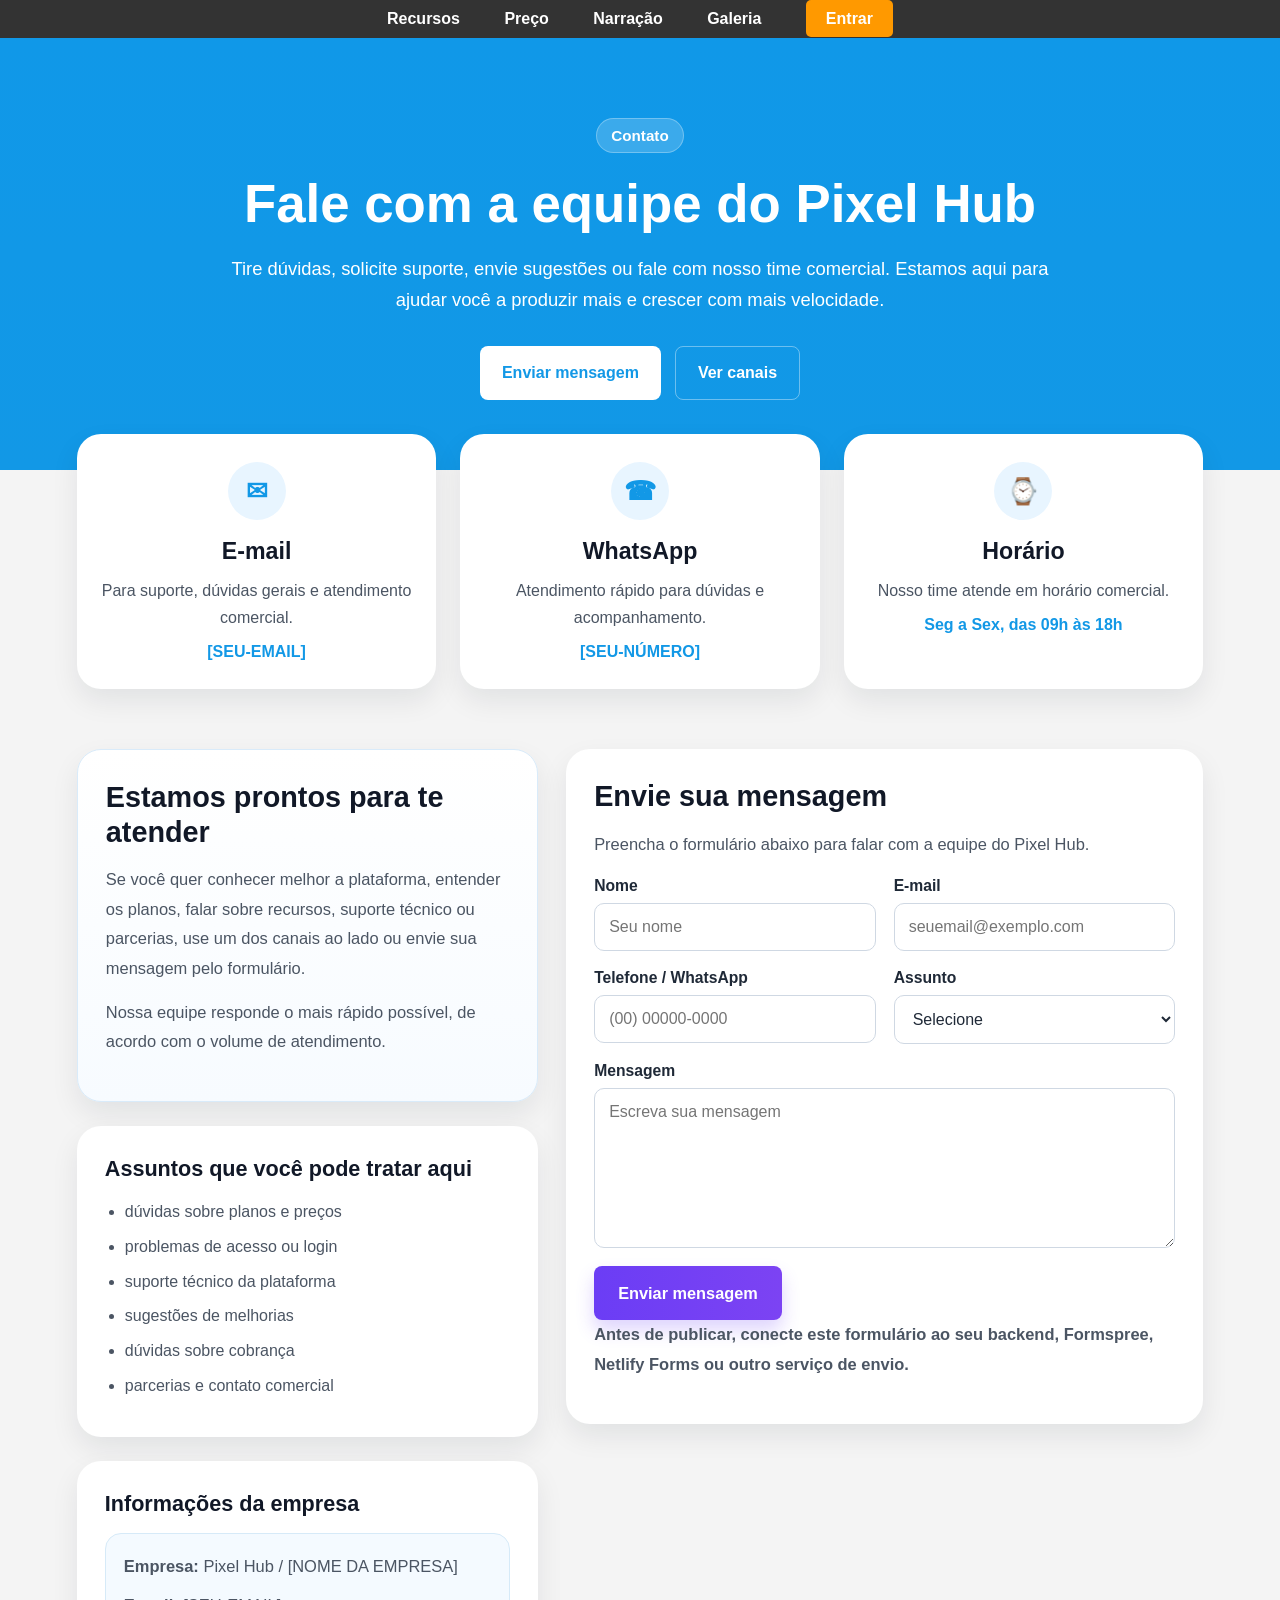
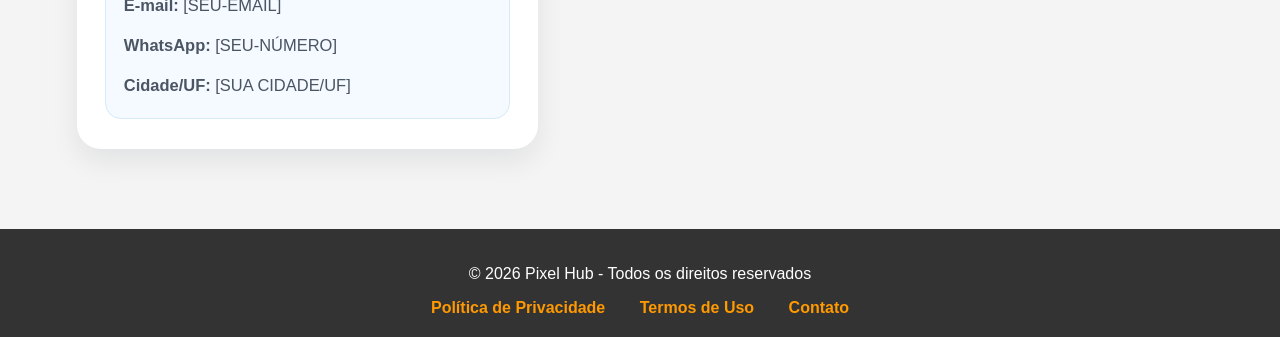
<file: contato.html>
<!DOCTYPE html>
<html lang="pt-BR">
<head>
  <meta charset="UTF-8">
  <meta name="viewport" content="width=device-width, initial-scale=1.0">
  <title>Contato | Pixel Hub</title>
  <link rel="stylesheet" href="assets/contato.css">
</head>
<body>
  <header>
    <nav>
      <ul>
        <li><a href="index.html#narracao-clonagem">Recursos</a></li>
        <li><a href="preco.html">Preço</a></li>
        <li><a href="narracao.html">Narração</a></li>
        <li><a href="galeria.html">Galeria</a></li>
        <li><a href="entrar.html" class="btn-entrar">Entrar</a></li>
      </ul>
    </nav>
  </header>

  <main>
    <section class="contato-hero">
      <div class="contato-hero-container">
        <span class="hero-badge">Contato</span>
        <h1>Fale com a equipe do Pixel Hub</h1>
        <p>
          Tire dúvidas, solicite suporte, envie sugestões ou fale com nosso time comercial.
          Estamos aqui para ajudar você a produzir mais e crescer com mais velocidade.
        </p>
        <div class="hero-actions">
          <a href="#formulario-contato" class="hero-btn hero-btn-fill">Enviar mensagem</a>
          <a href="#canais-atendimento" class="hero-btn hero-btn-outline">Ver canais</a>
        </div>
      </div>
    </section>

    <section class="contato-canais" id="canais-atendimento">
      <div class="contato-canais-container">
        <div class="contato-cards">
          <article class="contato-card">
            <div class="contato-icon">✉</div>
            <h2>E-mail</h2>
            <p>Para suporte, dúvidas gerais e atendimento comercial.</p>
            <a href="mailto:[SEU-EMAIL]">[SEU-EMAIL]</a>
          </article>

          <article class="contato-card">
            <div class="contato-icon">☎</div>
            <h2>WhatsApp</h2>
            <p>Atendimento rápido para dúvidas e acompanhamento.</p>
            <a href="https://wa.me/5500000000000" target="_blank" rel="noopener noreferrer">[SEU-NÚMERO]</a>
          </article>

          <article class="contato-card">
            <div class="contato-icon">⌚</div>
            <h2>Horário</h2>
            <p>Nosso time atende em horário comercial.</p>
            <span>Seg a Sex, das 09h às 18h</span>
          </article>
        </div>
      </div>
    </section>

    <section class="contato-conteudo">
      <div class="contato-layout">
        <div class="contato-info">
          <article class="info-card destaque-info">
            <h2>Estamos prontos para te atender</h2>
            <p>
              Se você quer conhecer melhor a plataforma, entender os planos, falar sobre recursos,
              suporte técnico ou parcerias, use um dos canais ao lado ou envie sua mensagem pelo formulário.
            </p>
            <p>
              Nossa equipe responde o mais rápido possível, de acordo com o volume de atendimento.
            </p>
          </article>

          <article class="info-card">
            <h3>Assuntos que você pode tratar aqui</h3>
            <ul>
              <li>dúvidas sobre planos e preços</li>
              <li>problemas de acesso ou login</li>
              <li>suporte técnico da plataforma</li>
              <li>sugestões de melhorias</li>
              <li>dúvidas sobre cobrança</li>
              <li>parcerias e contato comercial</li>
            </ul>
          </article>

          <article class="info-card">
            <h3>Informações da empresa</h3>
            <div class="empresa-box">
              <p><strong>Empresa:</strong> Pixel Hub / [NOME DA EMPRESA]</p>
              <p><strong>E-mail:</strong> [SEU-EMAIL]</p>
              <p><strong>WhatsApp:</strong> [SEU-NÚMERO]</p>
              <p><strong>Cidade/UF:</strong> [SUA CIDADE/UF]</p>
            </div>
          </article>
        </div>

        <div class="contato-form-area" id="formulario-contato">
          <article class="form-card">
            <h2>Envie sua mensagem</h2>
            <p>
              Preencha o formulário abaixo para falar com a equipe do Pixel Hub.
            </p>

            <form class="contato-form" action="#" method="post">
              <div class="form-grid">
                <div class="form-group">
                  <label for="nome">Nome</label>
                  <input type="text" id="nome" name="nome" placeholder="Seu nome">
                </div>

                <div class="form-group">
                  <label for="email">E-mail</label>
                  <input type="email" id="email" name="email" placeholder="seuemail@exemplo.com">
                </div>
              </div>

              <div class="form-grid">
                <div class="form-group">
                  <label for="telefone">Telefone / WhatsApp</label>
                  <input type="text" id="telefone" name="telefone" placeholder="(00) 00000-0000">
                </div>

                <div class="form-group">
                  <label for="assunto">Assunto</label>
                  <select id="assunto" name="assunto">
                    <option value="">Selecione</option>
                    <option value="suporte">Suporte</option>
                    <option value="comercial">Comercial</option>
                    <option value="financeiro">Financeiro</option>
                    <option value="parceria">Parceria</option>
                    <option value="outro">Outro</option>
                  </select>
                </div>
              </div>

              <div class="form-group">
                <label for="mensagem">Mensagem</label>
                <textarea id="mensagem" name="mensagem" rows="7" placeholder="Escreva sua mensagem"></textarea>
              </div>

              <button type="submit" class="btn-enviar">Enviar mensagem</button>

              <p class="form-aviso">
                Antes de publicar, conecte este formulário ao seu backend, Formspree, Netlify Forms
                ou outro serviço de envio.
              </p>
            </form>
          </article>
        </div>
      </div>
    </section>
  </main>

  <footer>
    <div class="footer-content">
      <p>&copy; 2026 Pixel Hub - Todos os direitos reservados</p>
      <div class="footer-links">
        <a href="privacidade.html">Política de Privacidade</a>
        <a href="termos.html">Termos de Uso</a>
        <a href="contato.html">Contato</a>
      </div>
    </div>
  </footer>
</body>
</html>
</file>
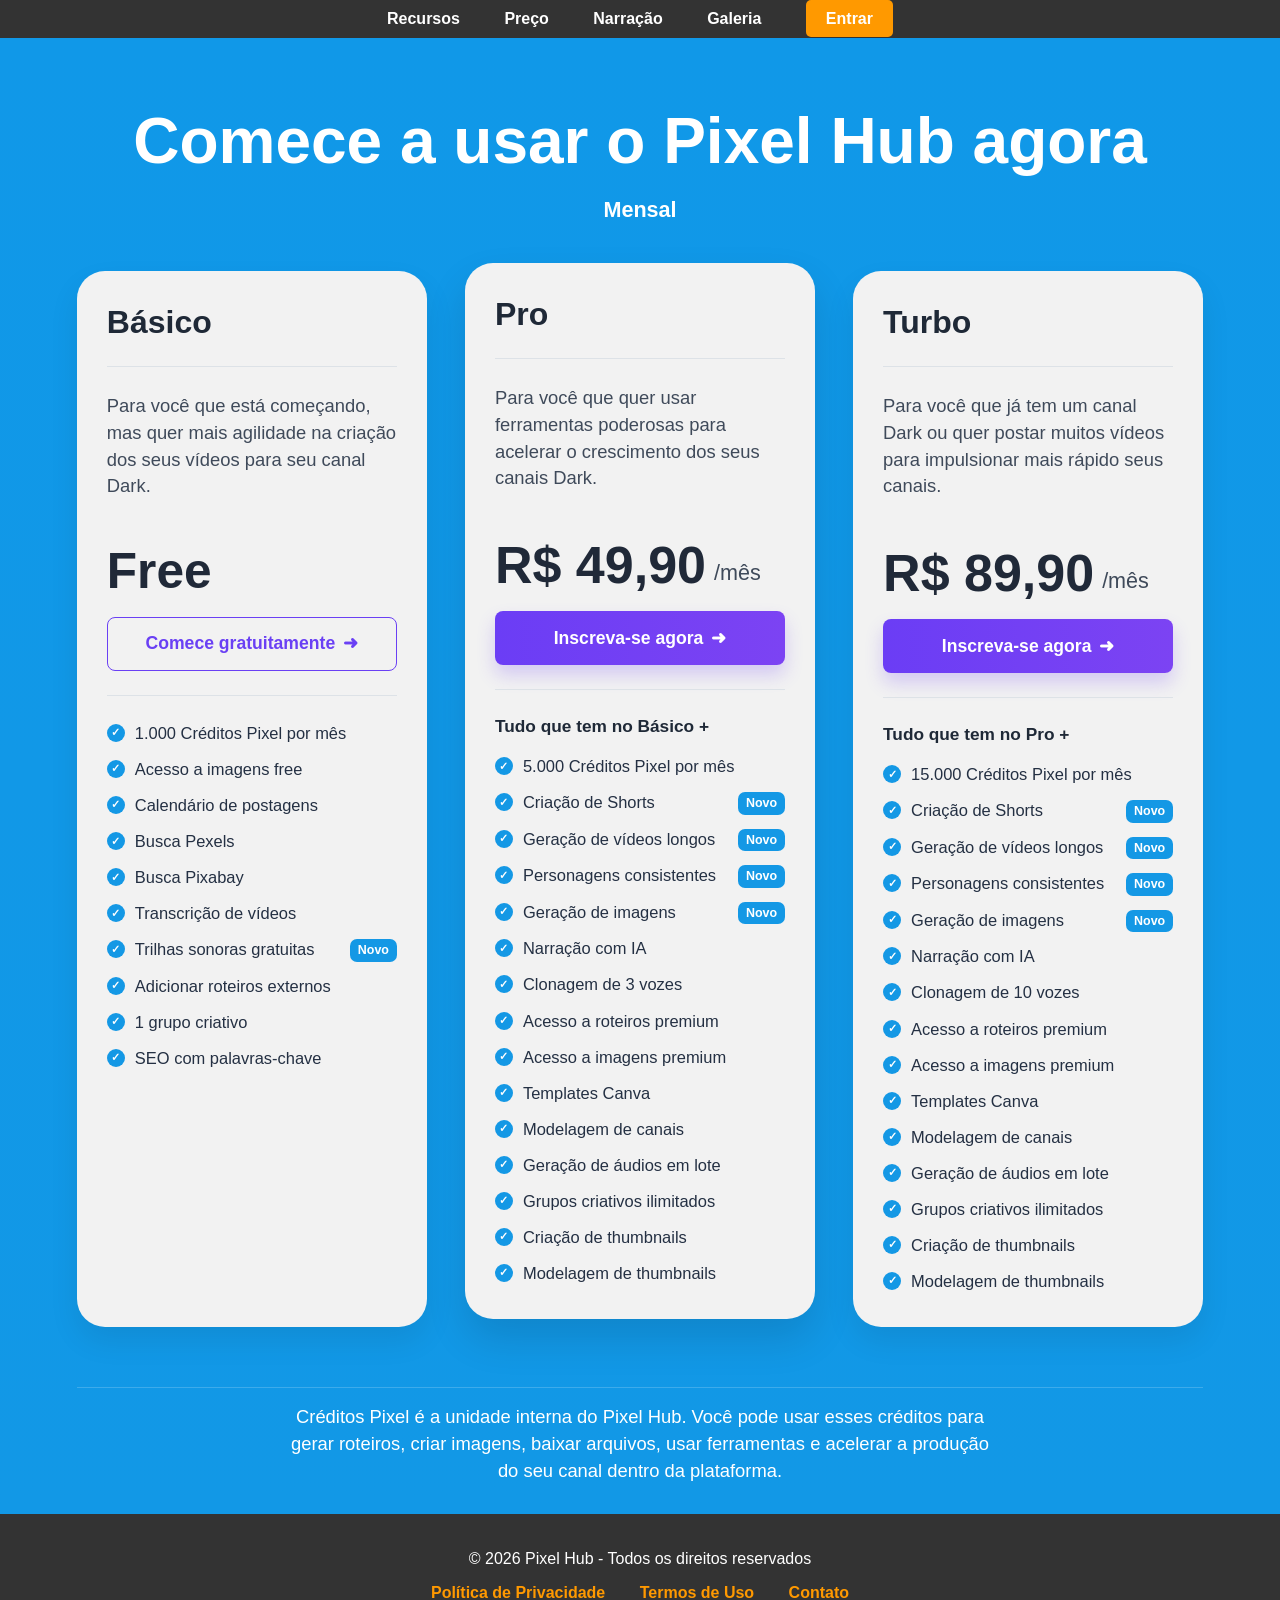
<file: preco.html>
<!DOCTYPE html>
<html lang="pt-br">
<head>
  <meta charset="UTF-8">
  <meta name="viewport" content="width=device-width, initial-scale=1.0">
  <title>Preços | Pixel Hub</title>
  <link rel="stylesheet" href="assets/preco.css">
</head>
<body class="pricing-page">
  <header>
    <nav>
      <ul>
        <li><a href="index.html#narracao-clonagem">Recursos</a></li>
        <li><a href="preco.html">Preço</a></li>
        <li><a href="narracao.html">Narração</a></li>
        <li><a href="galeria.html">Galeria</a></li>
        <li><a href="entrar.html" class="btn-entrar">Entrar</a></li>
      </ul>
    </nav>
  </header>

  <main class="pricing-page-main">
    <section id="preco-hero">
      <div class="preco-hero-container">
        <h1>Comece a usar o Pixel Hub agora</h1>
        <p class="preco-billing-badge">Mensal</p>

        <div class="preco-grid">
          <article class="preco-card">
            <div class="preco-card-top">
              <h2>Básico</h2>
              <div class="preco-divider"></div>

              <p class="preco-descricao">
                Para você que está começando, mas quer mais agilidade na criação dos seus vídeos para seu canal Dark.
              </p>

              <div class="preco-valor-box">
                <span class="preco-valor destaque-free">Free</span>
              </div>

              <a href="comecar-agora.html" class="preco-btn preco-btn-outline">
                Comece gratuitamente <span>➜</span>
              </a>
            </div>

            <div class="preco-divider preco-divider-lista"></div>

            <ul class="preco-lista">
              <li>
                <span class="preco-item-left">
                  <span class="preco-check">✓</span>
                  <span>1.000 Créditos Pixel por mês</span>
                </span>
              </li>
              <li>
                <span class="preco-item-left">
                  <span class="preco-check">✓</span>
                  <span>Acesso a imagens free</span>
                </span>
              </li>
              <li>
                <span class="preco-item-left">
                  <span class="preco-check">✓</span>
                  <span>Calendário de postagens</span>
                </span>
              </li>
              <li>
                <span class="preco-item-left">
                  <span class="preco-check">✓</span>
                  <span>Busca Pexels</span>
                </span>
              </li>
              <li>
                <span class="preco-item-left">
                  <span class="preco-check">✓</span>
                  <span>Busca Pixabay</span>
                </span>
              </li>
              <li>
                <span class="preco-item-left">
                  <span class="preco-check">✓</span>
                  <span>Transcrição de vídeos</span>
                </span>
              </li>
              <li>
                <span class="preco-item-left">
                  <span class="preco-check">✓</span>
                  <span>Trilhas sonoras gratuitas</span>
                </span>
                <span class="preco-badge">Novo</span>
              </li>
              <li>
                <span class="preco-item-left">
                  <span class="preco-check">✓</span>
                  <span>Adicionar roteiros externos</span>
                </span>
              </li>
              <li>
                <span class="preco-item-left">
                  <span class="preco-check">✓</span>
                  <span>1 grupo criativo</span>
                </span>
              </li>
              <li>
                <span class="preco-item-left">
                  <span class="preco-check">✓</span>
                  <span>SEO com palavras-chave</span>
                </span>
              </li>
            </ul>
          </article>

          <article class="preco-card preco-card-destaque">
            <div class="preco-card-top">
              <h2>Pro</h2>
              <div class="preco-divider"></div>

              <p class="preco-descricao">
                Para você que quer usar ferramentas poderosas para acelerar o crescimento dos seus canais Dark.
              </p>

              <div class="preco-valor-box">
                <span class="preco-valor">R$ 49,90</span>
                <span class="preco-periodo">/mês</span>
              </div>

              <a href="comecar-agora.html" class="preco-btn preco-btn-fill">
                Inscreva-se agora <span>➜</span>
              </a>
            </div>

            <div class="preco-divider preco-divider-lista"></div>

            <p class="preco-lista-titulo">Tudo que tem no Básico +</p>

            <ul class="preco-lista">
              <li>
                <span class="preco-item-left">
                  <span class="preco-check">✓</span>
                  <span>5.000 Créditos Pixel por mês</span>
                </span>
              </li>
              <li>
                <span class="preco-item-left">
                  <span class="preco-check">✓</span>
                  <span>Criação de Shorts</span>
                </span>
                <span class="preco-badge">Novo</span>
              </li>
              <li>
                <span class="preco-item-left">
                  <span class="preco-check">✓</span>
                  <span>Geração de vídeos longos</span>
                </span>
                <span class="preco-badge">Novo</span>
              </li>
              <li>
                <span class="preco-item-left">
                  <span class="preco-check">✓</span>
                  <span>Personagens consistentes</span>
                </span>
                <span class="preco-badge">Novo</span>
              </li>
              <li>
                <span class="preco-item-left">
                  <span class="preco-check">✓</span>
                  <span>Geração de imagens</span>
                </span>
                <span class="preco-badge">Novo</span>
              </li>
              <li>
                <span class="preco-item-left">
                  <span class="preco-check">✓</span>
                  <span>Narração com IA</span>
                </span>
              </li>
              <li>
                <span class="preco-item-left">
                  <span class="preco-check">✓</span>
                  <span>Clonagem de 3 vozes</span>
                </span>
              </li>
              <li>
                <span class="preco-item-left">
                  <span class="preco-check">✓</span>
                  <span>Acesso a roteiros premium</span>
                </span>
              </li>
              <li>
                <span class="preco-item-left">
                  <span class="preco-check">✓</span>
                  <span>Acesso a imagens premium</span>
                </span>
              </li>
              <li>
                <span class="preco-item-left">
                  <span class="preco-check">✓</span>
                  <span>Templates Canva</span>
                </span>
              </li>
              <li>
                <span class="preco-item-left">
                  <span class="preco-check">✓</span>
                  <span>Modelagem de canais</span>
                </span>
              </li>
              <li>
                <span class="preco-item-left">
                  <span class="preco-check">✓</span>
                  <span>Geração de áudios em lote</span>
                </span>
              </li>
              <li>
                <span class="preco-item-left">
                  <span class="preco-check">✓</span>
                  <span>Grupos criativos ilimitados</span>
                </span>
              </li>
              <li>
                <span class="preco-item-left">
                  <span class="preco-check">✓</span>
                  <span>Criação de thumbnails</span>
                </span>
              </li>
              <li>
                <span class="preco-item-left">
                  <span class="preco-check">✓</span>
                  <span>Modelagem de thumbnails</span>
                </span>
              </li>
            </ul>
          </article>

          <article class="preco-card">
            <div class="preco-card-top">
              <h2>Turbo</h2>
              <div class="preco-divider"></div>

              <p class="preco-descricao">
                Para você que já tem um canal Dark ou quer postar muitos vídeos para impulsionar mais rápido seus canais.
              </p>

              <div class="preco-valor-box">
                <span class="preco-valor">R$ 89,90</span>
                <span class="preco-periodo">/mês</span>
              </div>

              <a href="comecar-agora.html" class="preco-btn preco-btn-fill">
                Inscreva-se agora <span>➜</span>
              </a>
            </div>

            <div class="preco-divider preco-divider-lista"></div>

            <p class="preco-lista-titulo">Tudo que tem no Pro +</p>

            <ul class="preco-lista">
              <li>
                <span class="preco-item-left">
                  <span class="preco-check">✓</span>
                  <span>15.000 Créditos Pixel por mês</span>
                </span>
              </li>
              <li>
                <span class="preco-item-left">
                  <span class="preco-check">✓</span>
                  <span>Criação de Shorts</span>
                </span>
                <span class="preco-badge">Novo</span>
              </li>
              <li>
                <span class="preco-item-left">
                  <span class="preco-check">✓</span>
                  <span>Geração de vídeos longos</span>
                </span>
                <span class="preco-badge">Novo</span>
              </li>
              <li>
                <span class="preco-item-left">
                  <span class="preco-check">✓</span>
                  <span>Personagens consistentes</span>
                </span>
                <span class="preco-badge">Novo</span>
              </li>
              <li>
                <span class="preco-item-left">
                  <span class="preco-check">✓</span>
                  <span>Geração de imagens</span>
                </span>
                <span class="preco-badge">Novo</span>
              </li>
              <li>
                <span class="preco-item-left">
                  <span class="preco-check">✓</span>
                  <span>Narração com IA</span>
                </span>
              </li>
              <li>
                <span class="preco-item-left">
                  <span class="preco-check">✓</span>
                  <span>Clonagem de 10 vozes</span>
                </span>
              </li>
              <li>
                <span class="preco-item-left">
                  <span class="preco-check">✓</span>
                  <span>Acesso a roteiros premium</span>
                </span>
              </li>
              <li>
                <span class="preco-item-left">
                  <span class="preco-check">✓</span>
                  <span>Acesso a imagens premium</span>
                </span>
              </li>
              <li>
                <span class="preco-item-left">
                  <span class="preco-check">✓</span>
                  <span>Templates Canva</span>
                </span>
              </li>
              <li>
                <span class="preco-item-left">
                  <span class="preco-check">✓</span>
                  <span>Modelagem de canais</span>
                </span>
              </li>
              <li>
                <span class="preco-item-left">
                  <span class="preco-check">✓</span>
                  <span>Geração de áudios em lote</span>
                </span>
              </li>
              <li>
                <span class="preco-item-left">
                  <span class="preco-check">✓</span>
                  <span>Grupos criativos ilimitados</span>
                </span>
              </li>
              <li>
                <span class="preco-item-left">
                  <span class="preco-check">✓</span>
                  <span>Criação de thumbnails</span>
                </span>
              </li>
              <li>
                <span class="preco-item-left">
                  <span class="preco-check">✓</span>
                  <span>Modelagem de thumbnails</span>
                </span>
              </li>
            </ul>
          </article>
        </div>

        <div class="preco-footnote">
          <p>
            Créditos Pixel é a unidade interna do Pixel Hub. Você pode usar esses créditos para gerar roteiros, criar imagens, baixar arquivos, usar ferramentas e acelerar a produção do seu canal dentro da plataforma.
          </p>
        </div>
      </div>
    </section>
  </main>

  <footer>
    <div class="footer-content">
      <p>&copy; 2026 Pixel Hub - Todos os direitos reservados</p>
      <div class="footer-links">
        <a href="privacidade.html">Política de Privacidade</a>
        <a href="termos.html">Termos de Uso</a>
        <a href="contato.html">Contato</a>
      </div>
    </div>
  </footer>
</body>
</html>
</file>
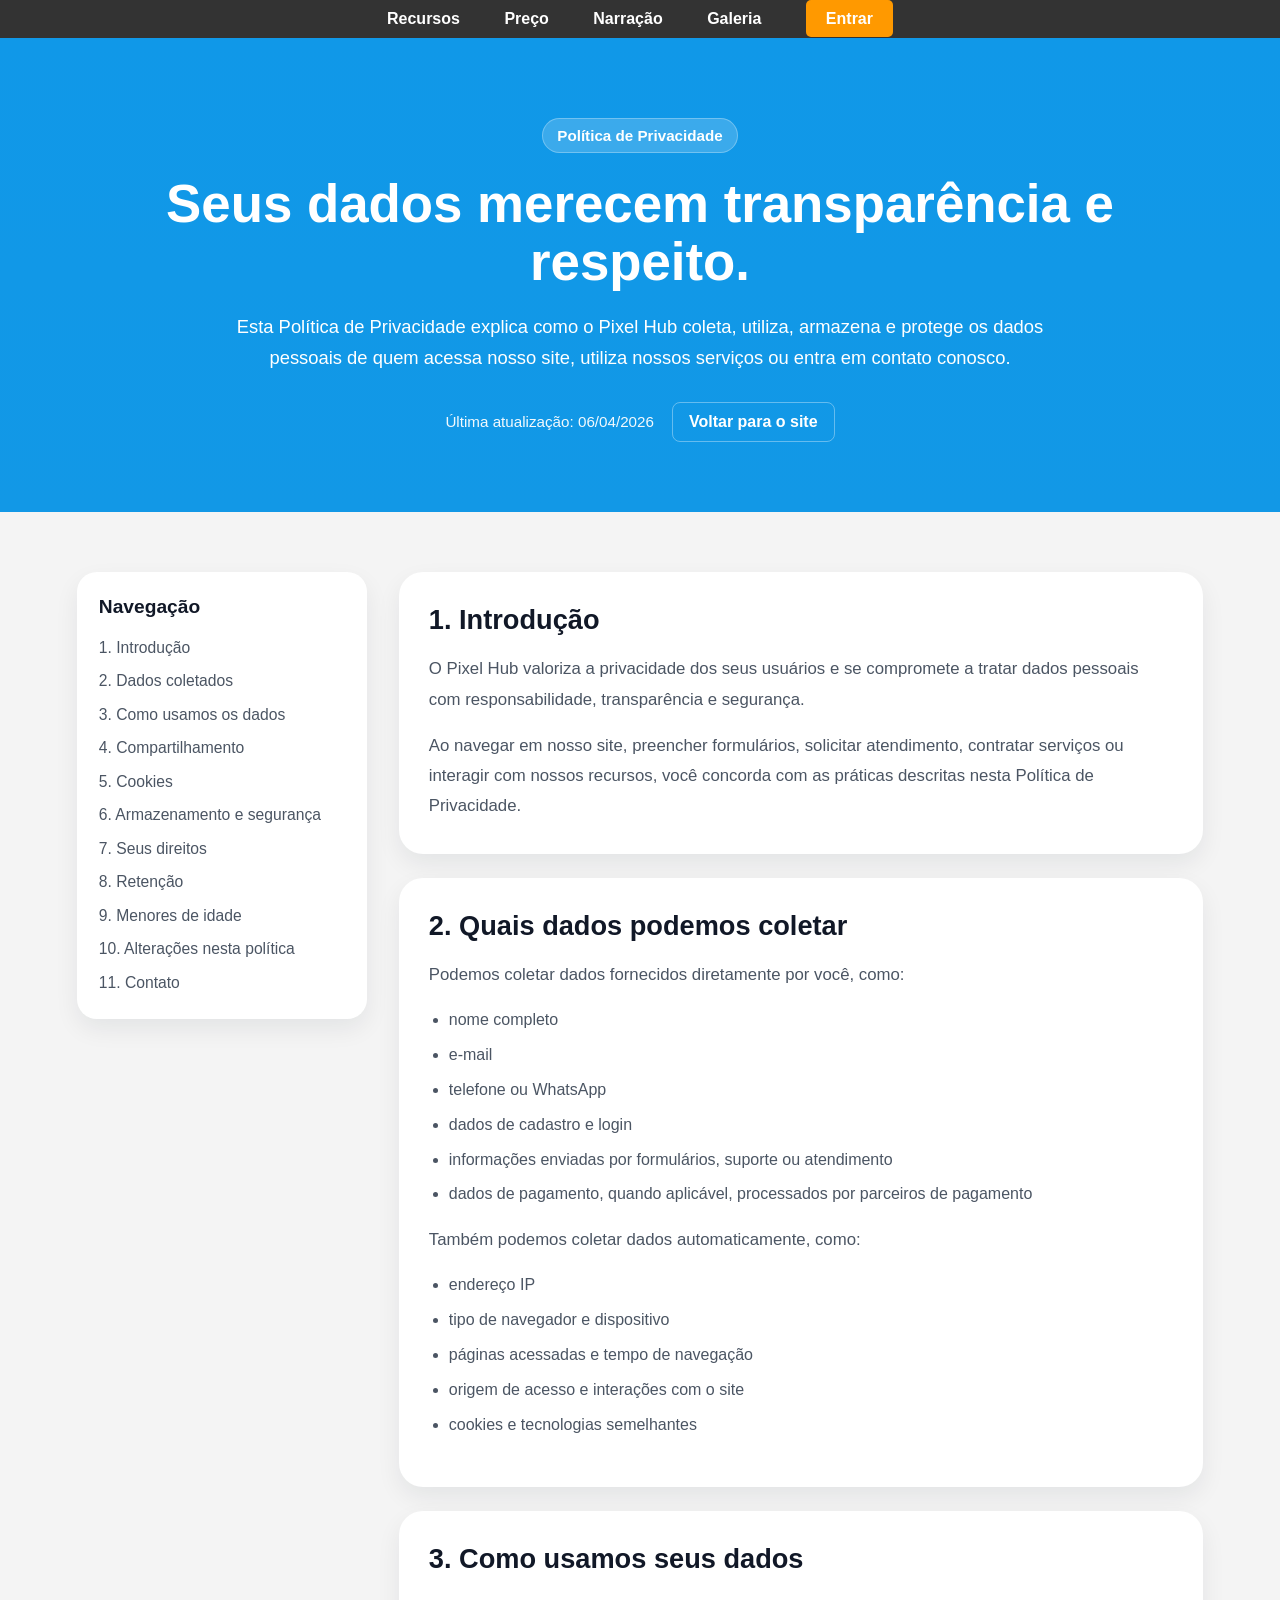
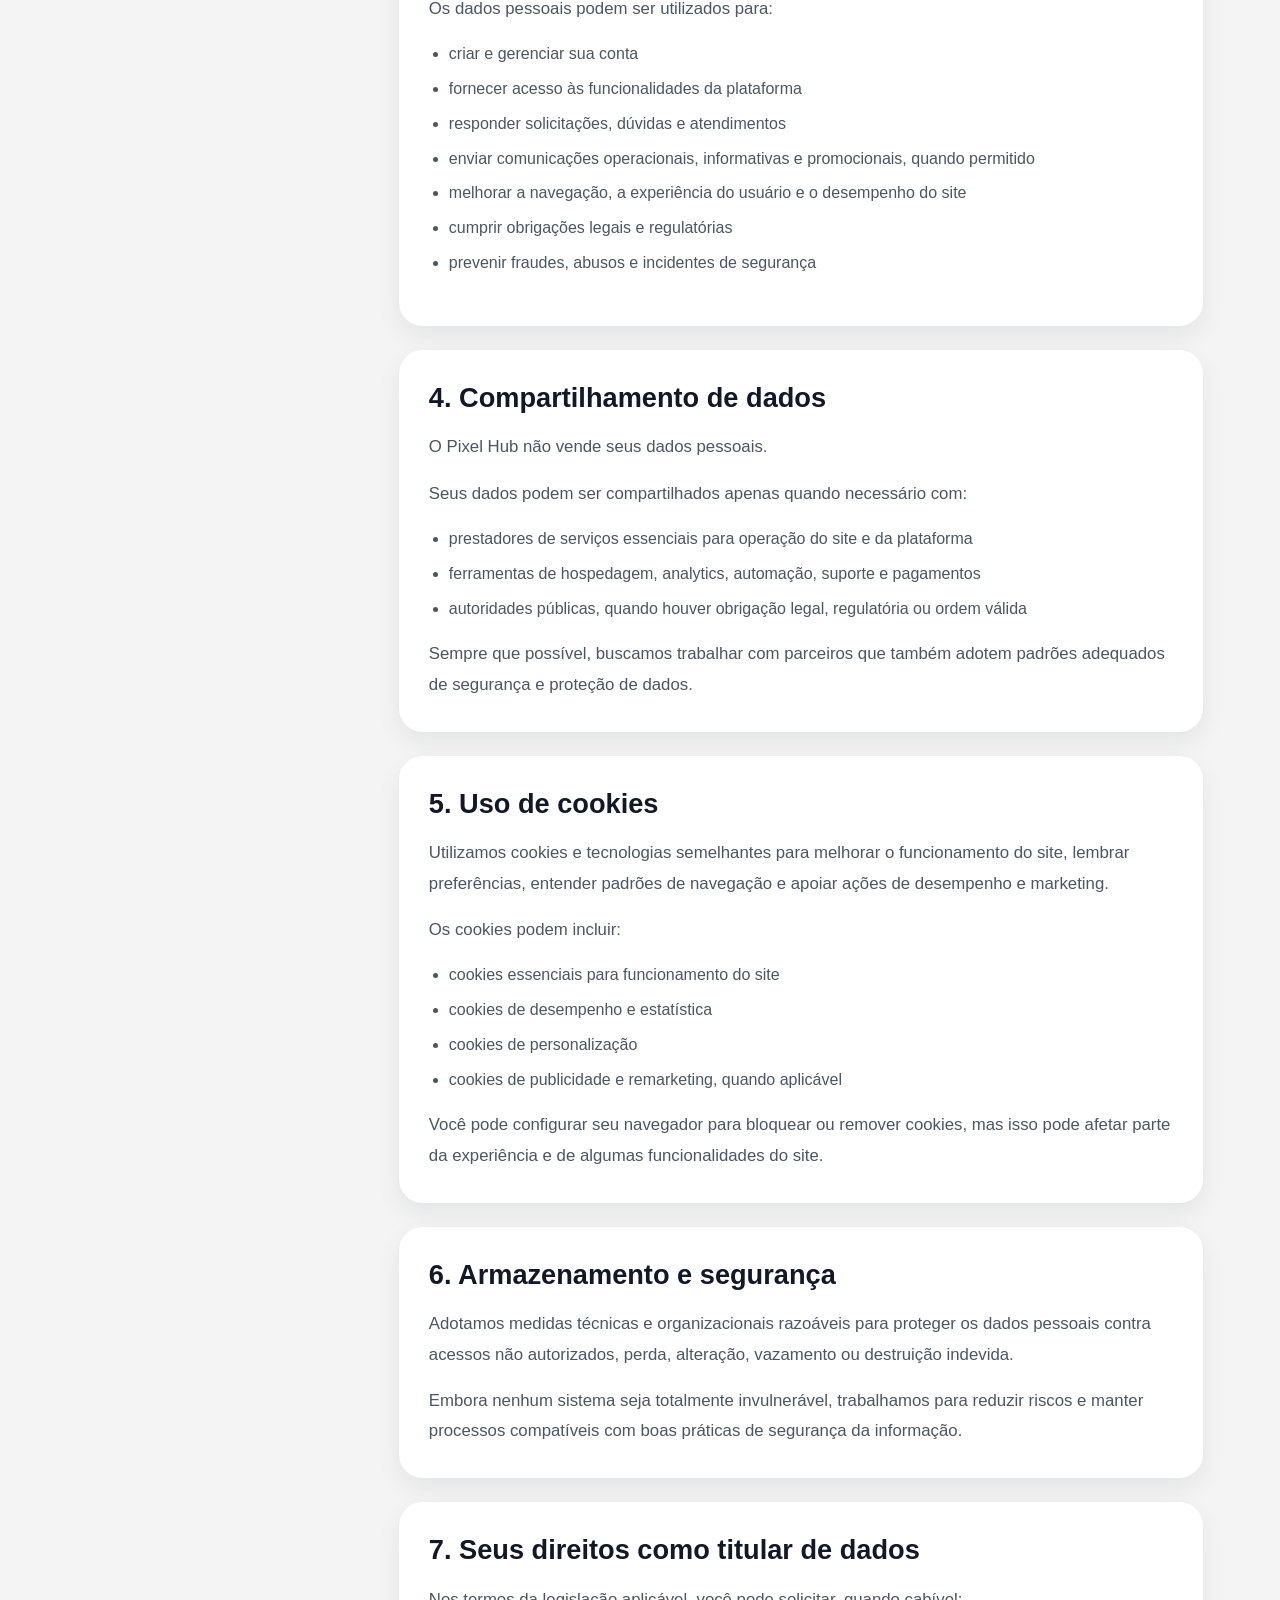
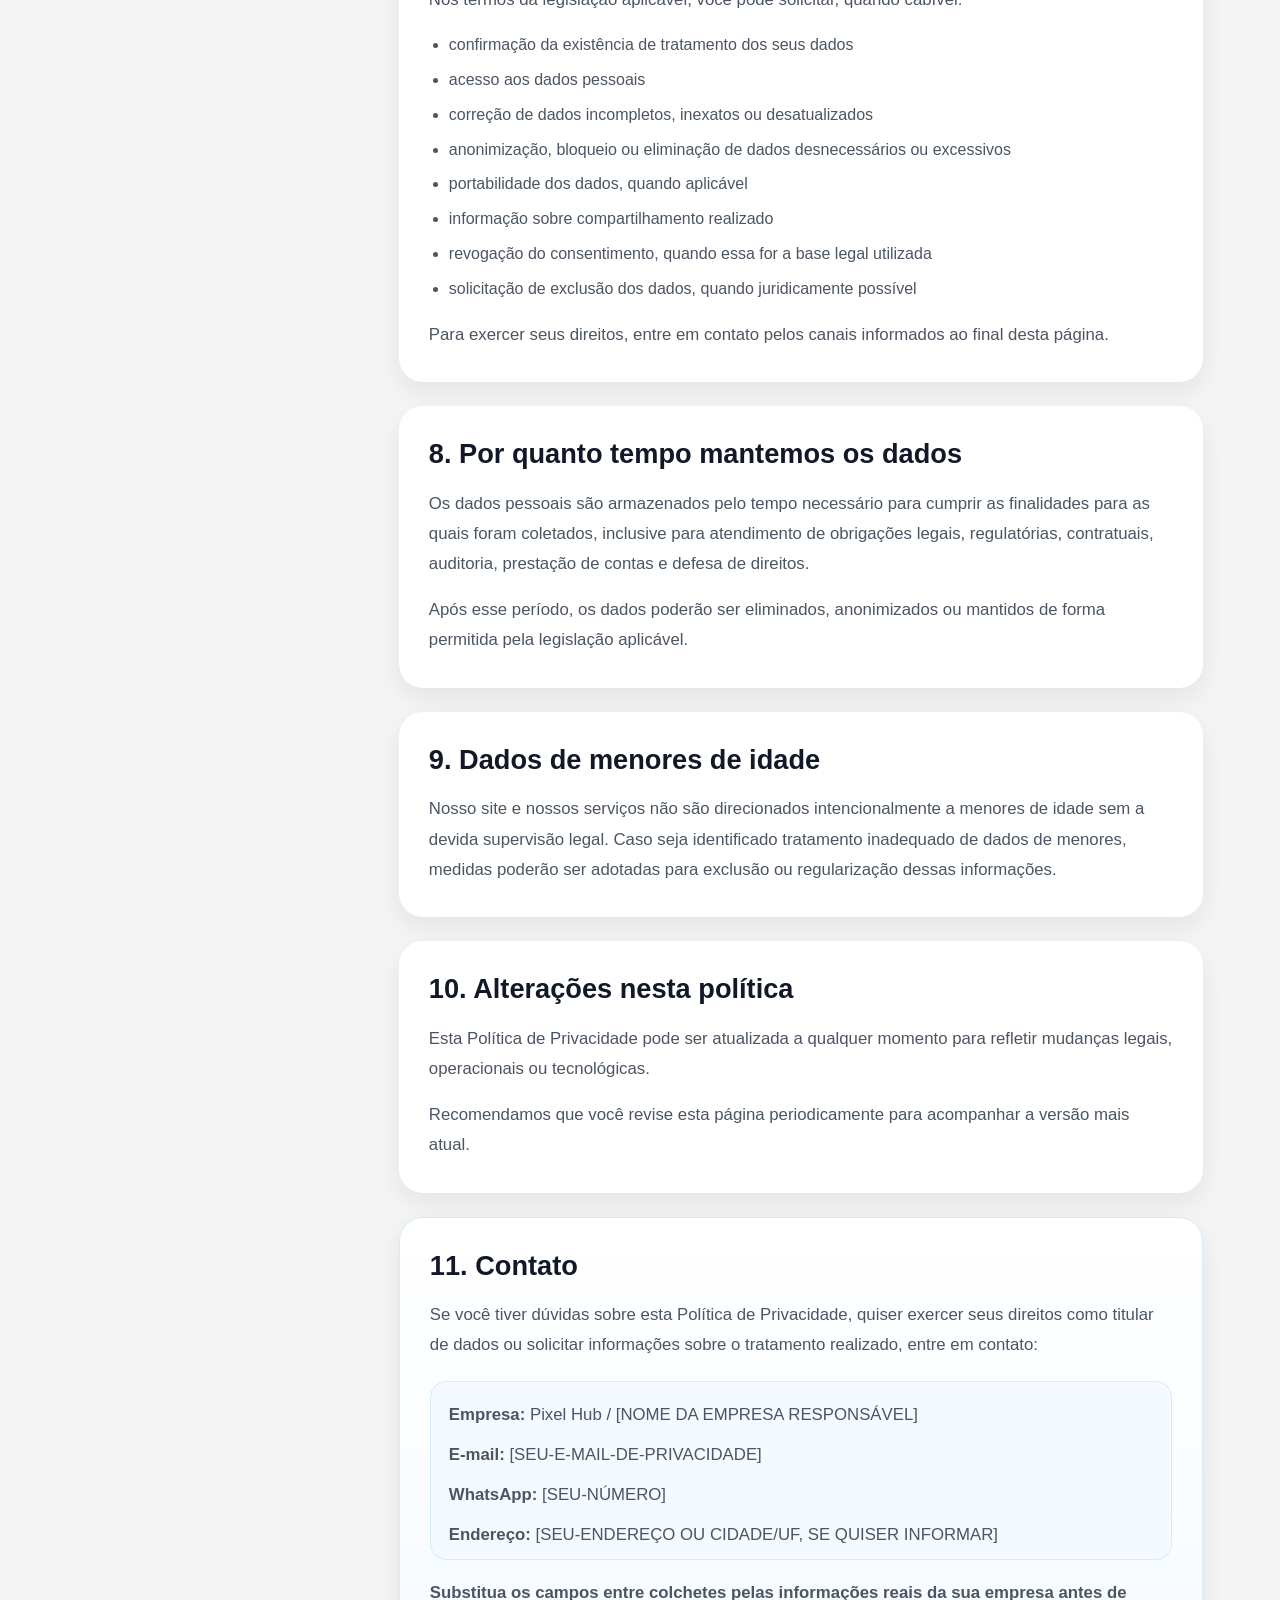
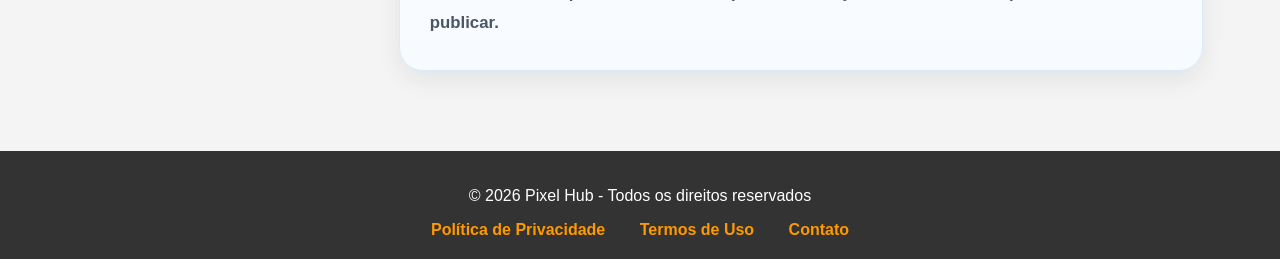
<file: privacidade.html>
<!DOCTYPE html>
<html lang="pt-BR">
<head>
  <meta charset="UTF-8">
  <meta name="viewport" content="width=device-width, initial-scale=1.0">
  <title>Política de Privacidade | Pixel Hub</title>
  <link rel="stylesheet" href="assets/privacidade.css">
</head>
<body>
  <header>
    <nav>
      <ul>
        <li><a href="index.html#narracao-clonagem">Recursos</a></li>
        <li><a href="preco.html">Preço</a></li>
        <li><a href="narracao.html">Narração</a></li>
        <li><a href="galeria.html">Galeria</a></li>
        <li><a href="entrar.html" class="btn-entrar">Entrar</a></li>
      </ul>
    </nav>
  </header>

  <main>
    <section class="privacidade-hero">
      <div class="privacidade-hero-container">
        <span class="hero-badge">Política de Privacidade</span>
        <h1>Seus dados merecem transparência e respeito.</h1>
        <p>
          Esta Política de Privacidade explica como o Pixel Hub coleta, utiliza, armazena e protege
          os dados pessoais de quem acessa nosso site, utiliza nossos serviços ou entra em contato conosco.
        </p>
        <div class="hero-meta">
          <span>Última atualização: 06/04/2026</span>
          <a href="index.html">Voltar para o site</a>
        </div>
      </div>
    </section>

    <section class="privacidade-conteudo">
      <div class="privacidade-layout">
        <aside class="privacidade-sidebar">
          <div class="sidebar-card">
            <h2>Navegação</h2>
            <ul>
              <li><a href="#introducao">1. Introdução</a></li>
              <li><a href="#dados-coletados">2. Dados coletados</a></li>
              <li><a href="#como-usamos">3. Como usamos os dados</a></li>
              <li><a href="#compartilhamento">4. Compartilhamento</a></li>
              <li><a href="#cookies">5. Cookies</a></li>
              <li><a href="#armazenamento">6. Armazenamento e segurança</a></li>
              <li><a href="#direitos">7. Seus direitos</a></li>
              <li><a href="#retencao">8. Retenção</a></li>
              <li><a href="#menores">9. Menores de idade</a></li>
              <li><a href="#alteracoes">10. Alterações nesta política</a></li>
              <li><a href="#contato">11. Contato</a></li>
            </ul>
          </div>
        </aside>

        <div class="privacidade-main">
          <article class="privacidade-card" id="introducao">
            <h2>1. Introdução</h2>
            <p>
              O Pixel Hub valoriza a privacidade dos seus usuários e se compromete a tratar dados pessoais
              com responsabilidade, transparência e segurança.
            </p>
            <p>
              Ao navegar em nosso site, preencher formulários, solicitar atendimento, contratar serviços
              ou interagir com nossos recursos, você concorda com as práticas descritas nesta Política
              de Privacidade.
            </p>
          </article>

          <article class="privacidade-card" id="dados-coletados">
            <h2>2. Quais dados podemos coletar</h2>
            <p>Podemos coletar dados fornecidos diretamente por você, como:</p>
            <ul>
              <li>nome completo</li>
              <li>e-mail</li>
              <li>telefone ou WhatsApp</li>
              <li>dados de cadastro e login</li>
              <li>informações enviadas por formulários, suporte ou atendimento</li>
              <li>dados de pagamento, quando aplicável, processados por parceiros de pagamento</li>
            </ul>

            <p>Também podemos coletar dados automaticamente, como:</p>
            <ul>
              <li>endereço IP</li>
              <li>tipo de navegador e dispositivo</li>
              <li>páginas acessadas e tempo de navegação</li>
              <li>origem de acesso e interações com o site</li>
              <li>cookies e tecnologias semelhantes</li>
            </ul>
          </article>

          <article class="privacidade-card" id="como-usamos">
            <h2>3. Como usamos seus dados</h2>
            <p>Os dados pessoais podem ser utilizados para:</p>
            <ul>
              <li>criar e gerenciar sua conta</li>
              <li>fornecer acesso às funcionalidades da plataforma</li>
              <li>responder solicitações, dúvidas e atendimentos</li>
              <li>enviar comunicações operacionais, informativas e promocionais, quando permitido</li>
              <li>melhorar a navegação, a experiência do usuário e o desempenho do site</li>
              <li>cumprir obrigações legais e regulatórias</li>
              <li>prevenir fraudes, abusos e incidentes de segurança</li>
            </ul>
          </article>

          <article class="privacidade-card" id="compartilhamento">
            <h2>4. Compartilhamento de dados</h2>
            <p>
              O Pixel Hub não vende seus dados pessoais.
            </p>
            <p>
              Seus dados podem ser compartilhados apenas quando necessário com:
            </p>
            <ul>
              <li>prestadores de serviços essenciais para operação do site e da plataforma</li>
              <li>ferramentas de hospedagem, analytics, automação, suporte e pagamentos</li>
              <li>autoridades públicas, quando houver obrigação legal, regulatória ou ordem válida</li>
            </ul>
            <p>
              Sempre que possível, buscamos trabalhar com parceiros que também adotem padrões adequados
              de segurança e proteção de dados.
            </p>
          </article>

          <article class="privacidade-card" id="cookies">
            <h2>5. Uso de cookies</h2>
            <p>
              Utilizamos cookies e tecnologias semelhantes para melhorar o funcionamento do site,
              lembrar preferências, entender padrões de navegação e apoiar ações de desempenho
              e marketing.
            </p>
            <p>Os cookies podem incluir:</p>
            <ul>
              <li>cookies essenciais para funcionamento do site</li>
              <li>cookies de desempenho e estatística</li>
              <li>cookies de personalização</li>
              <li>cookies de publicidade e remarketing, quando aplicável</li>
            </ul>
            <p>
              Você pode configurar seu navegador para bloquear ou remover cookies, mas isso pode afetar
              parte da experiência e de algumas funcionalidades do site.
            </p>
          </article>

          <article class="privacidade-card" id="armazenamento">
            <h2>6. Armazenamento e segurança</h2>
            <p>
              Adotamos medidas técnicas e organizacionais razoáveis para proteger os dados pessoais
              contra acessos não autorizados, perda, alteração, vazamento ou destruição indevida.
            </p>
            <p>
              Embora nenhum sistema seja totalmente invulnerável, trabalhamos para reduzir riscos
              e manter processos compatíveis com boas práticas de segurança da informação.
            </p>
          </article>

          <article class="privacidade-card" id="direitos">
            <h2>7. Seus direitos como titular de dados</h2>
            <p>
              Nos termos da legislação aplicável, você pode solicitar, quando cabível:
            </p>
            <ul>
              <li>confirmação da existência de tratamento dos seus dados</li>
              <li>acesso aos dados pessoais</li>
              <li>correção de dados incompletos, inexatos ou desatualizados</li>
              <li>anonimização, bloqueio ou eliminação de dados desnecessários ou excessivos</li>
              <li>portabilidade dos dados, quando aplicável</li>
              <li>informação sobre compartilhamento realizado</li>
              <li>revogação do consentimento, quando essa for a base legal utilizada</li>
              <li>solicitação de exclusão dos dados, quando juridicamente possível</li>
            </ul>
            <p>
              Para exercer seus direitos, entre em contato pelos canais informados ao final desta página.
            </p>
          </article>

          <article class="privacidade-card" id="retencao">
            <h2>8. Por quanto tempo mantemos os dados</h2>
            <p>
              Os dados pessoais são armazenados pelo tempo necessário para cumprir as finalidades
              para as quais foram coletados, inclusive para atendimento de obrigações legais,
              regulatórias, contratuais, auditoria, prestação de contas e defesa de direitos.
            </p>
            <p>
              Após esse período, os dados poderão ser eliminados, anonimizados ou mantidos de forma
              permitida pela legislação aplicável.
            </p>
          </article>

          <article class="privacidade-card" id="menores">
            <h2>9. Dados de menores de idade</h2>
            <p>
              Nosso site e nossos serviços não são direcionados intencionalmente a menores de idade
              sem a devida supervisão legal. Caso seja identificado tratamento inadequado de dados
              de menores, medidas poderão ser adotadas para exclusão ou regularização dessas informações.
            </p>
          </article>

          <article class="privacidade-card" id="alteracoes">
            <h2>10. Alterações nesta política</h2>
            <p>
              Esta Política de Privacidade pode ser atualizada a qualquer momento para refletir mudanças
              legais, operacionais ou tecnológicas.
            </p>
            <p>
              Recomendamos que você revise esta página periodicamente para acompanhar a versão mais atual.
            </p>
          </article>

          <article class="privacidade-card destaque-contato" id="contato">
            <h2>11. Contato</h2>
            <p>
              Se você tiver dúvidas sobre esta Política de Privacidade, quiser exercer seus direitos
              como titular de dados ou solicitar informações sobre o tratamento realizado, entre em contato:
            </p>

            <div class="contato-box">
              <p><strong>Empresa:</strong> Pixel Hub / [NOME DA EMPRESA RESPONSÁVEL]</p>
              <p><strong>E-mail:</strong> [SEU-E-MAIL-DE-PRIVACIDADE]</p>
              <p><strong>WhatsApp:</strong> [SEU-NÚMERO]</p>
              <p><strong>Endereço:</strong> [SEU-ENDEREÇO OU CIDADE/UF, SE QUISER INFORMAR]</p>
            </div>

            <p class="aviso-final">
              Substitua os campos entre colchetes pelas informações reais da sua empresa antes de publicar.
            </p>
          </article>
        </div>
      </div>
    </section>
  </main>

  <footer>
    <div class="footer-content">
      <p>&copy; 2026 Pixel Hub - Todos os direitos reservados</p>
      <div class="footer-links">
        <a href="privacidade.html">Política de Privacidade</a>
        <a href="termos.html">Termos de Uso</a>
        <a href="contato.html">Contato</a>
      </div>
    </div>
  </footer>
</body>
</html>
</file>
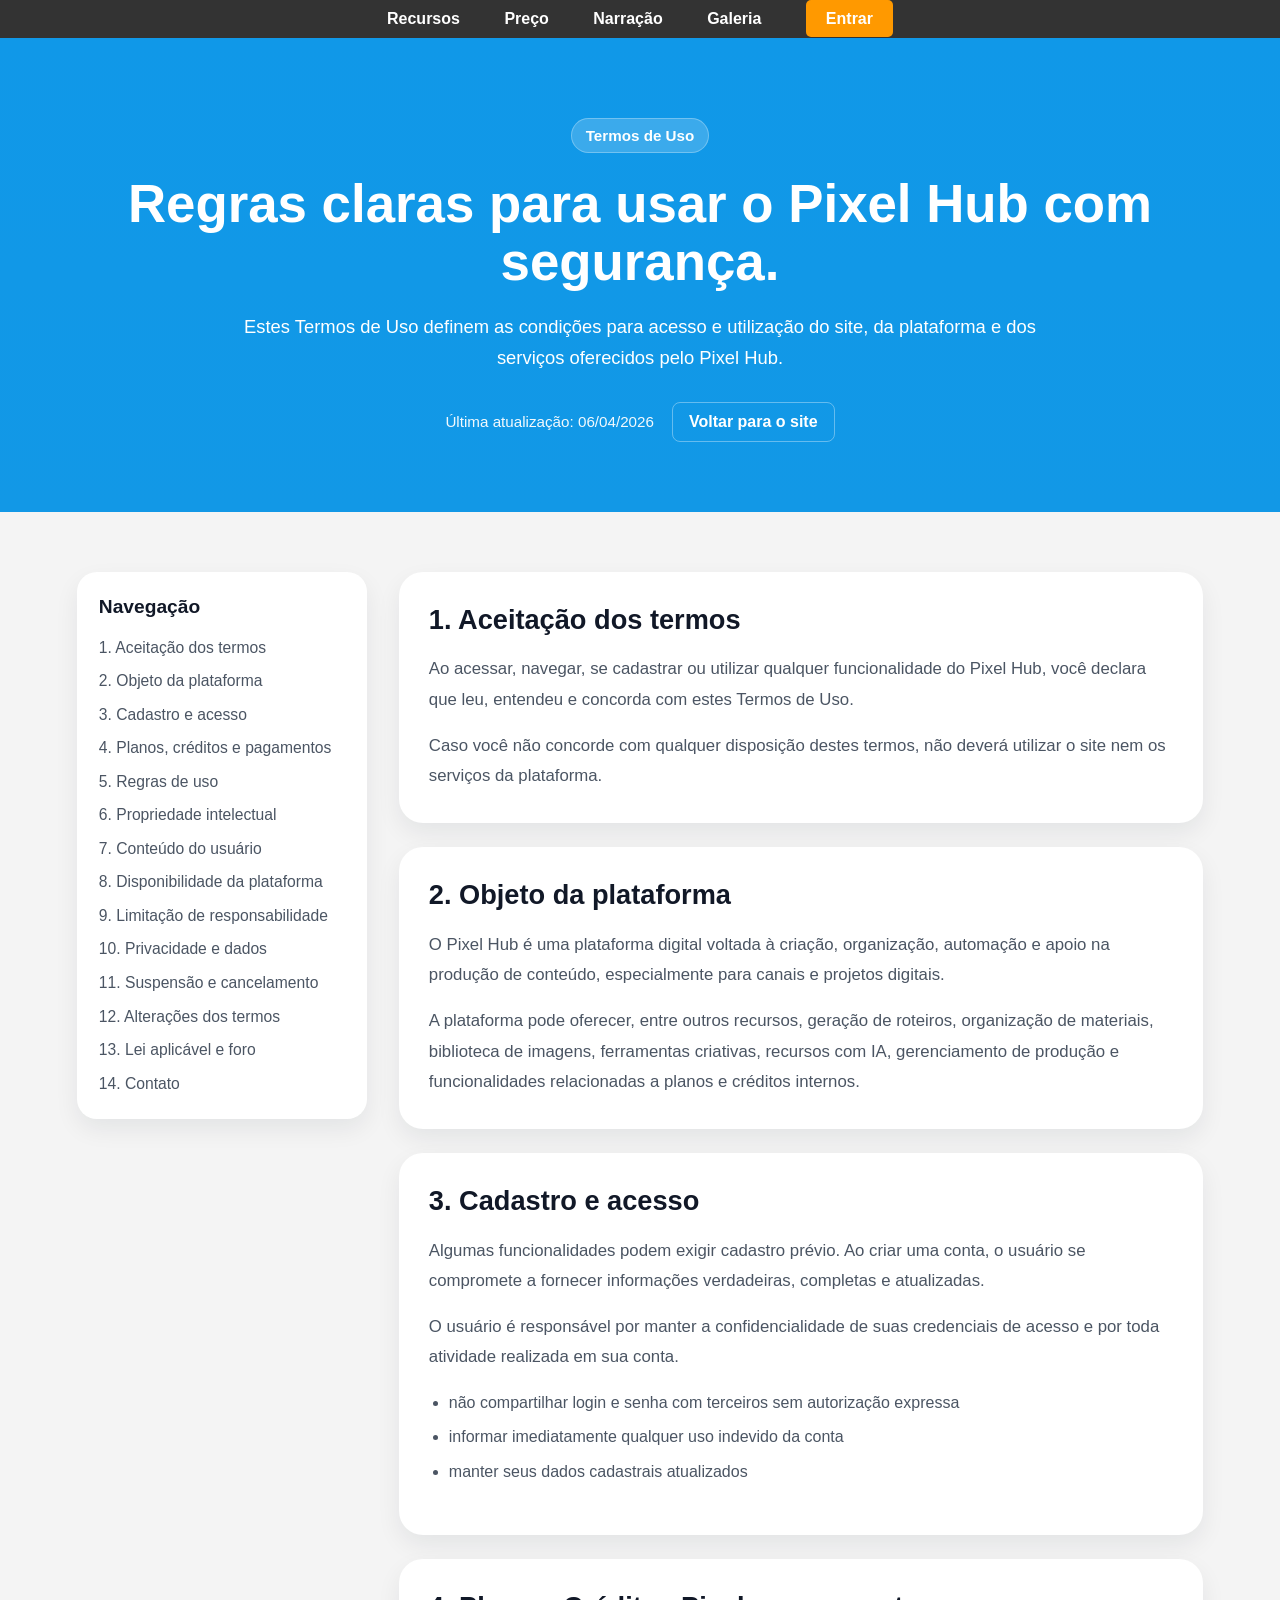
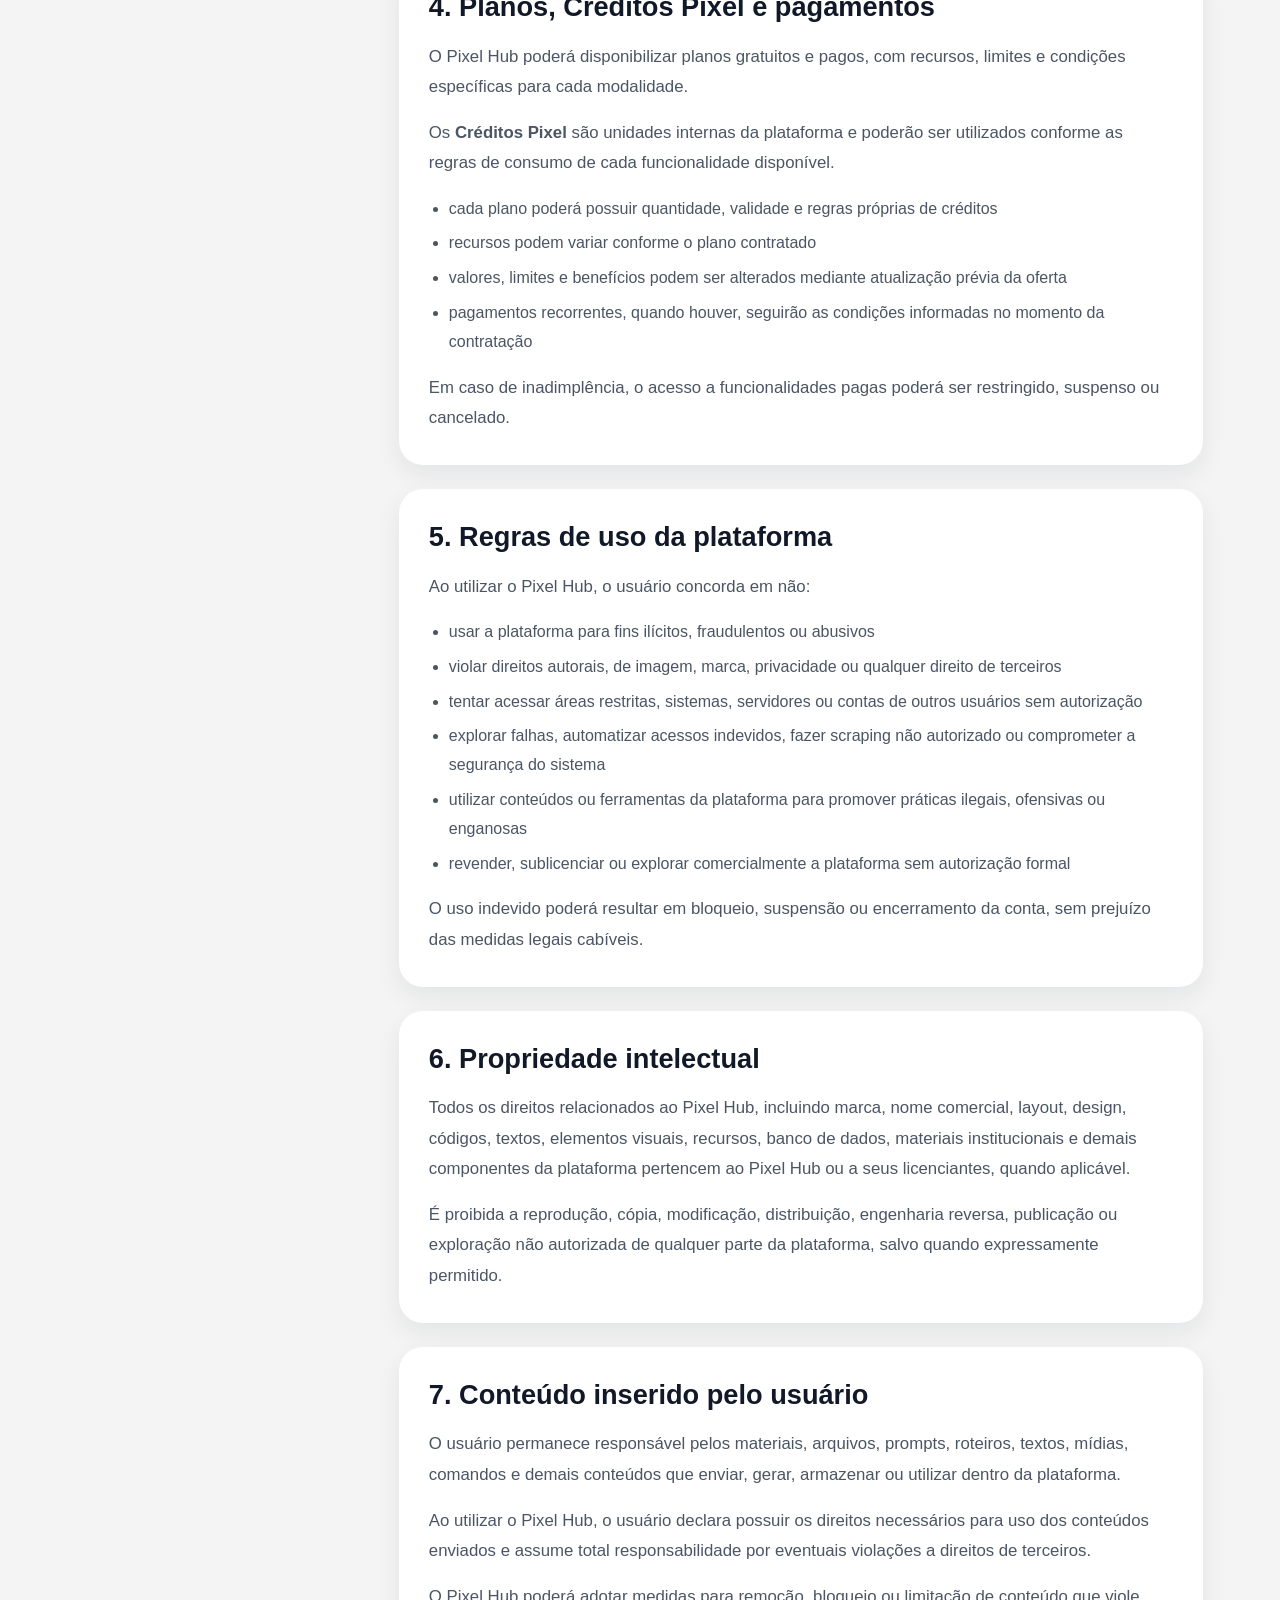
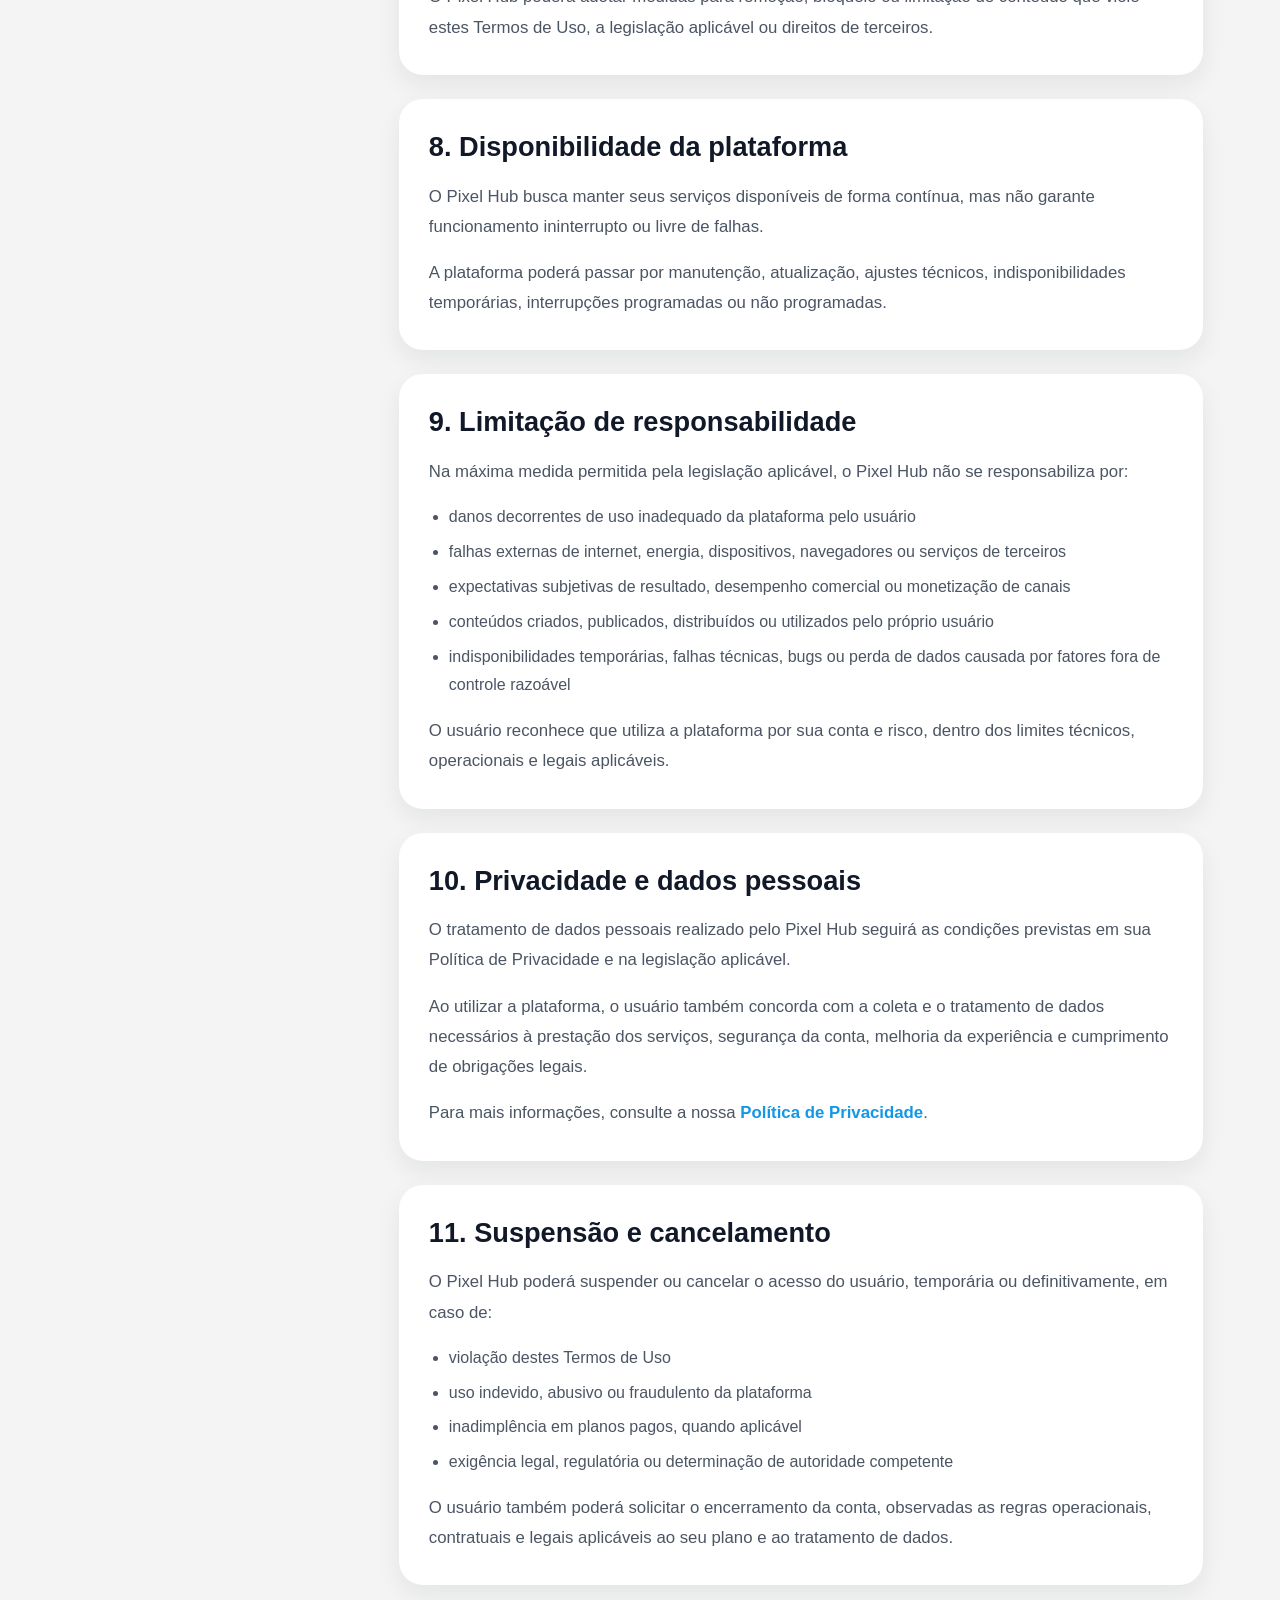
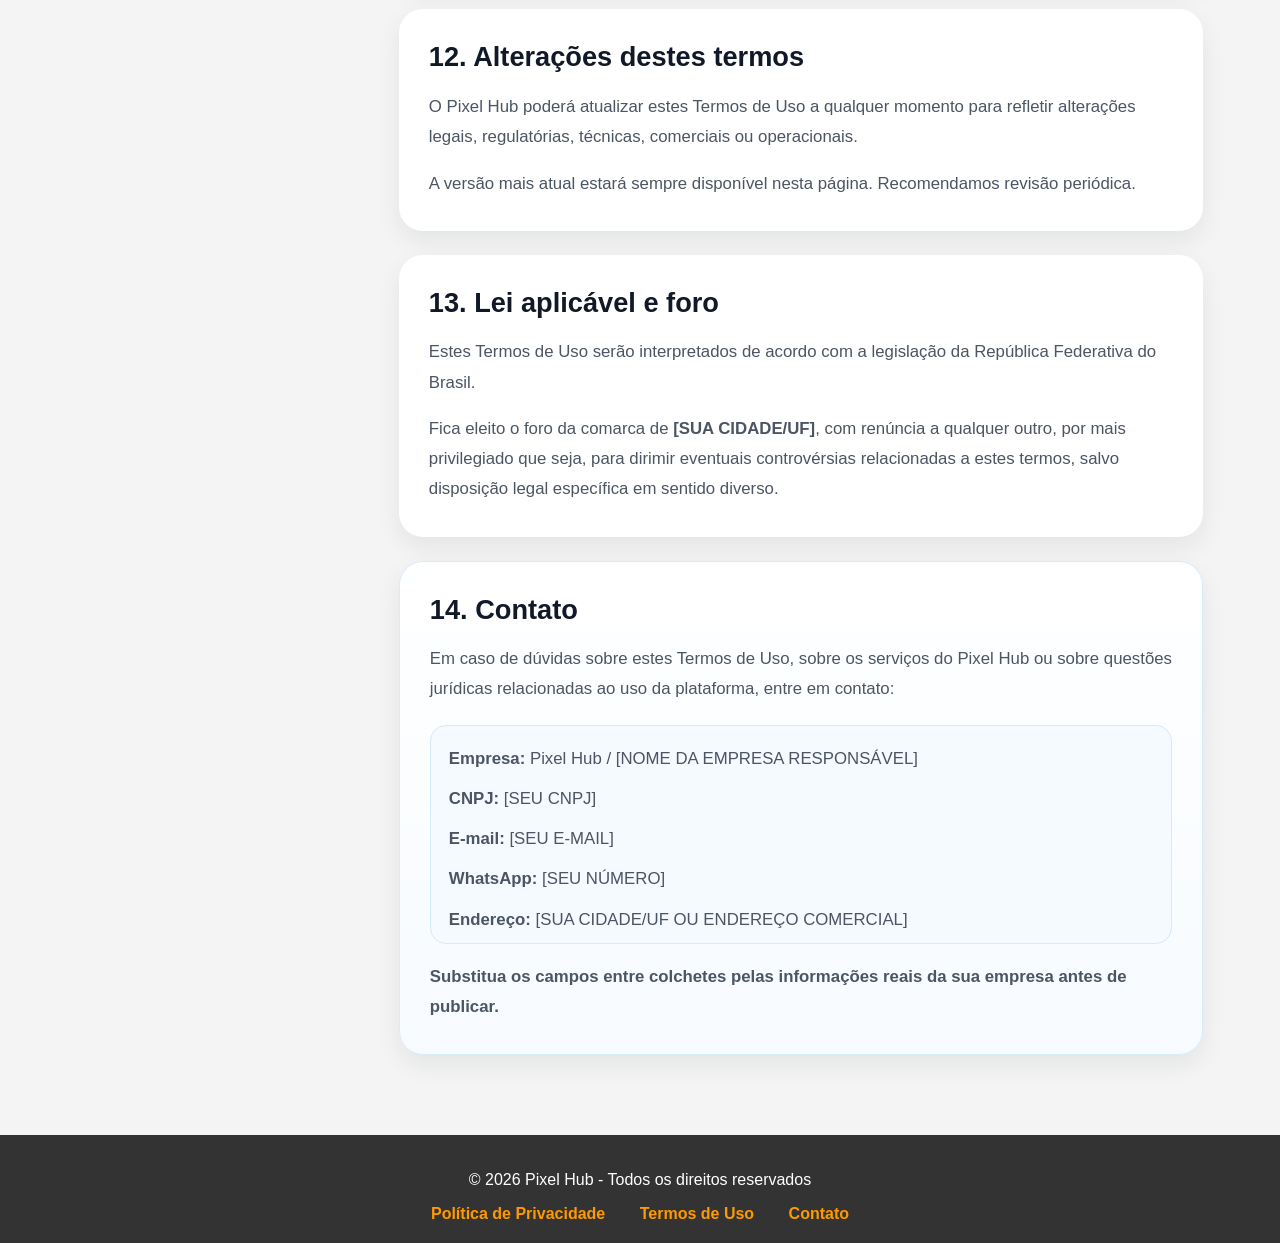
<file: termos.html>
<!DOCTYPE html>
<html lang="pt-BR">
<head>
  <meta charset="UTF-8">
  <meta name="viewport" content="width=device-width, initial-scale=1.0">
  <title>Termos de Uso | Pixel Hub</title>
  <link rel="stylesheet" href="assets/termos.css">
</head>
<body>
  <header>
    <nav>
      <ul>
        <li><a href="index.html#narracao-clonagem">Recursos</a></li>
        <li><a href="preco.html">Preço</a></li>
        <li><a href="narracao.html">Narração</a></li>
        <li><a href="galeria.html">Galeria</a></li>
        <li><a href="entrar.html" class="btn-entrar">Entrar</a></li>
      </ul>
    </nav>
  </header>

  <main>
    <section class="termos-hero">
      <div class="termos-hero-container">
        <span class="hero-badge">Termos de Uso</span>
        <h1>Regras claras para usar o Pixel Hub com segurança.</h1>
        <p>
          Estes Termos de Uso definem as condições para acesso e utilização do site, da plataforma
          e dos serviços oferecidos pelo Pixel Hub.
        </p>
        <div class="hero-meta">
          <span>Última atualização: 06/04/2026</span>
          <a href="index.html">Voltar para o site</a>
        </div>
      </div>
    </section>

    <section class="termos-conteudo">
      <div class="termos-layout">
        <aside class="termos-sidebar">
          <div class="sidebar-card">
            <h2>Navegação</h2>
            <ul>
              <li><a href="#aceitacao">1. Aceitação dos termos</a></li>
              <li><a href="#objeto">2. Objeto da plataforma</a></li>
              <li><a href="#cadastro">3. Cadastro e acesso</a></li>
              <li><a href="#planos">4. Planos, créditos e pagamentos</a></li>
              <li><a href="#uso">5. Regras de uso</a></li>
              <li><a href="#propriedade">6. Propriedade intelectual</a></li>
              <li><a href="#conteudo">7. Conteúdo do usuário</a></li>
              <li><a href="#disponibilidade">8. Disponibilidade da plataforma</a></li>
              <li><a href="#responsabilidade">9. Limitação de responsabilidade</a></li>
              <li><a href="#privacidade">10. Privacidade e dados</a></li>
              <li><a href="#cancelamento">11. Suspensão e cancelamento</a></li>
              <li><a href="#alteracoes">12. Alterações dos termos</a></li>
              <li><a href="#foro">13. Lei aplicável e foro</a></li>
              <li><a href="#contato">14. Contato</a></li>
            </ul>
          </div>
        </aside>

        <div class="termos-main">
          <article class="termos-card" id="aceitacao">
            <h2>1. Aceitação dos termos</h2>
            <p>
              Ao acessar, navegar, se cadastrar ou utilizar qualquer funcionalidade do Pixel Hub,
              você declara que leu, entendeu e concorda com estes Termos de Uso.
            </p>
            <p>
              Caso você não concorde com qualquer disposição destes termos, não deverá utilizar
              o site nem os serviços da plataforma.
            </p>
          </article>

          <article class="termos-card" id="objeto">
            <h2>2. Objeto da plataforma</h2>
            <p>
              O Pixel Hub é uma plataforma digital voltada à criação, organização, automação
              e apoio na produção de conteúdo, especialmente para canais e projetos digitais.
            </p>
            <p>
              A plataforma pode oferecer, entre outros recursos, geração de roteiros, organização
              de materiais, biblioteca de imagens, ferramentas criativas, recursos com IA,
              gerenciamento de produção e funcionalidades relacionadas a planos e créditos internos.
            </p>
          </article>

          <article class="termos-card" id="cadastro">
            <h2>3. Cadastro e acesso</h2>
            <p>
              Algumas funcionalidades podem exigir cadastro prévio. Ao criar uma conta, o usuário
              se compromete a fornecer informações verdadeiras, completas e atualizadas.
            </p>
            <p>
              O usuário é responsável por manter a confidencialidade de suas credenciais de acesso
              e por toda atividade realizada em sua conta.
            </p>
            <ul>
              <li>não compartilhar login e senha com terceiros sem autorização expressa</li>
              <li>informar imediatamente qualquer uso indevido da conta</li>
              <li>manter seus dados cadastrais atualizados</li>
            </ul>
          </article>

          <article class="termos-card" id="planos">
            <h2>4. Planos, Créditos Pixel e pagamentos</h2>
            <p>
              O Pixel Hub poderá disponibilizar planos gratuitos e pagos, com recursos, limites
              e condições específicas para cada modalidade.
            </p>
            <p>
              Os <strong>Créditos Pixel</strong> são unidades internas da plataforma e poderão ser
              utilizados conforme as regras de consumo de cada funcionalidade disponível.
            </p>
            <ul>
              <li>cada plano poderá possuir quantidade, validade e regras próprias de créditos</li>
              <li>recursos podem variar conforme o plano contratado</li>
              <li>valores, limites e benefícios podem ser alterados mediante atualização prévia da oferta</li>
              <li>pagamentos recorrentes, quando houver, seguirão as condições informadas no momento da contratação</li>
            </ul>
            <p>
              Em caso de inadimplência, o acesso a funcionalidades pagas poderá ser restringido,
              suspenso ou cancelado.
            </p>
          </article>

          <article class="termos-card" id="uso">
            <h2>5. Regras de uso da plataforma</h2>
            <p>Ao utilizar o Pixel Hub, o usuário concorda em não:</p>
            <ul>
              <li>usar a plataforma para fins ilícitos, fraudulentos ou abusivos</li>
              <li>violar direitos autorais, de imagem, marca, privacidade ou qualquer direito de terceiros</li>
              <li>tentar acessar áreas restritas, sistemas, servidores ou contas de outros usuários sem autorização</li>
              <li>explorar falhas, automatizar acessos indevidos, fazer scraping não autorizado ou comprometer a segurança do sistema</li>
              <li>utilizar conteúdos ou ferramentas da plataforma para promover práticas ilegais, ofensivas ou enganosas</li>
              <li>revender, sublicenciar ou explorar comercialmente a plataforma sem autorização formal</li>
            </ul>
            <p>
              O uso indevido poderá resultar em bloqueio, suspensão ou encerramento da conta,
              sem prejuízo das medidas legais cabíveis.
            </p>
          </article>

          <article class="termos-card" id="propriedade">
            <h2>6. Propriedade intelectual</h2>
            <p>
              Todos os direitos relacionados ao Pixel Hub, incluindo marca, nome comercial,
              layout, design, códigos, textos, elementos visuais, recursos, banco de dados,
              materiais institucionais e demais componentes da plataforma pertencem ao Pixel Hub
              ou a seus licenciantes, quando aplicável.
            </p>
            <p>
              É proibida a reprodução, cópia, modificação, distribuição, engenharia reversa,
              publicação ou exploração não autorizada de qualquer parte da plataforma,
              salvo quando expressamente permitido.
            </p>
          </article>

          <article class="termos-card" id="conteudo">
            <h2>7. Conteúdo inserido pelo usuário</h2>
            <p>
              O usuário permanece responsável pelos materiais, arquivos, prompts, roteiros,
              textos, mídias, comandos e demais conteúdos que enviar, gerar, armazenar
              ou utilizar dentro da plataforma.
            </p>
            <p>
              Ao utilizar o Pixel Hub, o usuário declara possuir os direitos necessários
              para uso dos conteúdos enviados e assume total responsabilidade por eventuais
              violações a direitos de terceiros.
            </p>
            <p>
              O Pixel Hub poderá adotar medidas para remoção, bloqueio ou limitação de conteúdo
              que viole estes Termos de Uso, a legislação aplicável ou direitos de terceiros.
            </p>
          </article>

          <article class="termos-card" id="disponibilidade">
            <h2>8. Disponibilidade da plataforma</h2>
            <p>
              O Pixel Hub busca manter seus serviços disponíveis de forma contínua, mas não garante
              funcionamento ininterrupto ou livre de falhas.
            </p>
            <p>
              A plataforma poderá passar por manutenção, atualização, ajustes técnicos,
              indisponibilidades temporárias, interrupções programadas ou não programadas.
            </p>
          </article>

          <article class="termos-card" id="responsabilidade">
            <h2>9. Limitação de responsabilidade</h2>
            <p>
              Na máxima medida permitida pela legislação aplicável, o Pixel Hub não se responsabiliza por:
            </p>
            <ul>
              <li>danos decorrentes de uso inadequado da plataforma pelo usuário</li>
              <li>falhas externas de internet, energia, dispositivos, navegadores ou serviços de terceiros</li>
              <li>expectativas subjetivas de resultado, desempenho comercial ou monetização de canais</li>
              <li>conteúdos criados, publicados, distribuídos ou utilizados pelo próprio usuário</li>
              <li>indisponibilidades temporárias, falhas técnicas, bugs ou perda de dados causada por fatores fora de controle razoável</li>
            </ul>
            <p>
              O usuário reconhece que utiliza a plataforma por sua conta e risco, dentro dos limites
              técnicos, operacionais e legais aplicáveis.
            </p>
          </article>

          <article class="termos-card" id="privacidade">
            <h2>10. Privacidade e dados pessoais</h2>
            <p>
              O tratamento de dados pessoais realizado pelo Pixel Hub seguirá as condições previstas
              em sua Política de Privacidade e na legislação aplicável.
            </p>
            <p>
              Ao utilizar a plataforma, o usuário também concorda com a coleta e o tratamento de dados
              necessários à prestação dos serviços, segurança da conta, melhoria da experiência
              e cumprimento de obrigações legais.
            </p>
            <p>
              Para mais informações, consulte a nossa <a href="privacidade.html">Política de Privacidade</a>.
            </p>
          </article>

          <article class="termos-card" id="cancelamento">
            <h2>11. Suspensão e cancelamento</h2>
            <p>
              O Pixel Hub poderá suspender ou cancelar o acesso do usuário, temporária ou definitivamente,
              em caso de:
            </p>
            <ul>
              <li>violação destes Termos de Uso</li>
              <li>uso indevido, abusivo ou fraudulento da plataforma</li>
              <li>inadimplência em planos pagos, quando aplicável</li>
              <li>exigência legal, regulatória ou determinação de autoridade competente</li>
            </ul>
            <p>
              O usuário também poderá solicitar o encerramento da conta, observadas as regras
              operacionais, contratuais e legais aplicáveis ao seu plano e ao tratamento de dados.
            </p>
          </article>

          <article class="termos-card" id="alteracoes">
            <h2>12. Alterações destes termos</h2>
            <p>
              O Pixel Hub poderá atualizar estes Termos de Uso a qualquer momento para refletir
              alterações legais, regulatórias, técnicas, comerciais ou operacionais.
            </p>
            <p>
              A versão mais atual estará sempre disponível nesta página. Recomendamos revisão periódica.
            </p>
          </article>

          <article class="termos-card" id="foro">
            <h2>13. Lei aplicável e foro</h2>
            <p>
              Estes Termos de Uso serão interpretados de acordo com a legislação da República Federativa do Brasil.
            </p>
            <p>
              Fica eleito o foro da comarca de <strong>[SUA CIDADE/UF]</strong>, com renúncia a qualquer outro,
              por mais privilegiado que seja, para dirimir eventuais controvérsias relacionadas a estes termos,
              salvo disposição legal específica em sentido diverso.
            </p>
          </article>

          <article class="termos-card destaque-contato" id="contato">
            <h2>14. Contato</h2>
            <p>
              Em caso de dúvidas sobre estes Termos de Uso, sobre os serviços do Pixel Hub
              ou sobre questões jurídicas relacionadas ao uso da plataforma, entre em contato:
            </p>

            <div class="contato-box">
              <p><strong>Empresa:</strong> Pixel Hub / [NOME DA EMPRESA RESPONSÁVEL]</p>
              <p><strong>CNPJ:</strong> [SEU CNPJ]</p>
              <p><strong>E-mail:</strong> [SEU E-MAIL]</p>
              <p><strong>WhatsApp:</strong> [SEU NÚMERO]</p>
              <p><strong>Endereço:</strong> [SUA CIDADE/UF OU ENDEREÇO COMERCIAL]</p>
            </div>

            <p class="aviso-final">
              Substitua os campos entre colchetes pelas informações reais da sua empresa antes de publicar.
            </p>
          </article>
        </div>
      </div>
    </section>
  </main>

  <footer>
    <div class="footer-content">
      <p>&copy; 2026 Pixel Hub - Todos os direitos reservados</p>
      <div class="footer-links">
        <a href="privacidade.html">Política de Privacidade</a>
        <a href="termos.html">Termos de Uso</a>
        <a href="contato.html">Contato</a>
      </div>
    </div>
  </footer>
</body>
</html>
</file>
<file: assets/contato.css>
/* Estilos gerais */
body {
  font-family: Arial, sans-serif;
  margin: 0;
  padding: 0;
  background-color: #f4f4f4;
  color: #1f2937;
}

/* Cabeçalho */
header {
  background-color: #333;
  padding: 10px 0;
}

nav ul {
  list-style: none;
  text-align: center;
  margin: 0;
  padding: 0;
}

nav ul li {
  display: inline-block;
  margin: 0 20px;
}

nav ul li a {
  color: white;
  text-decoration: none;
  font-weight: bold;
}

nav ul li a.btn-entrar {
  background-color: #ff9900;
  padding: 10px 20px;
  border-radius: 5px;
  transition: background-color 0.3s ease;
}

nav ul li a:hover {
  text-decoration: underline;
}

nav ul li a.btn-entrar:hover {
  background-color: #ff6600;
  text-decoration: none;
}

/* Hero */
.contato-hero {
  background: linear-gradient(180deg, #1098e8 0%, #1298e6 100%);
  padding: 80px 6% 70px;
}

.contato-hero-container {
  max-width: 1100px;
  margin: 0 auto;
  text-align: center;
  color: #ffffff;
}

.hero-badge {
  display: inline-block;
  background-color: rgba(255, 255, 255, 0.18);
  border: 1px solid rgba(255, 255, 255, 0.28);
  color: #ffffff;
  padding: 8px 14px;
  border-radius: 999px;
  font-size: 0.95em;
  font-weight: bold;
  margin-bottom: 22px;
}

.contato-hero-container h1 {
  font-size: 3.3em;
  line-height: 1.1;
  margin: 0 0 20px;
}

.contato-hero-container p {
  font-size: 1.15em;
  line-height: 1.7;
  max-width: 820px;
  margin: 0 auto;
}

.hero-actions {
  margin-top: 30px;
  display: flex;
  justify-content: center;
  gap: 14px;
  flex-wrap: wrap;
}

.hero-btn {
  min-height: 52px;
  padding: 0 22px;
  border-radius: 8px;
  display: inline-flex;
  align-items: center;
  justify-content: center;
  text-decoration: none;
  font-weight: bold;
  transition: all 0.3s ease;
}

.hero-btn-fill {
  background-color: #ffffff;
  color: #1298e6;
}

.hero-btn-fill:hover {
  background-color: #f2f8ff;
  text-decoration: none;
}

.hero-btn-outline {
  color: #ffffff;
  border: 1px solid rgba(255, 255, 255, 0.38);
  background-color: transparent;
}

.hero-btn-outline:hover {
  background-color: rgba(255, 255, 255, 0.12);
  text-decoration: none;
}

/* Cards de contato */
.contato-canais {
  padding: 0 6%;
  margin-top: -36px;
}

.contato-canais-container {
  max-width: 1200px;
  margin: 0 auto;
}

.contato-cards {
  display: flex;
  gap: 24px;
  flex-wrap: wrap;
  justify-content: center;
}

.contato-card {
  flex: 1 1 280px;
  max-width: 360px;
  background-color: #ffffff;
  border-radius: 24px;
  padding: 28px 24px;
  box-shadow: 0 12px 28px rgba(15, 23, 42, 0.08);
  text-align: center;
}

.contato-icon {
  width: 58px;
  height: 58px;
  border-radius: 50%;
  background-color: #e8f5ff;
  color: #1298e6;
  display: flex;
  align-items: center;
  justify-content: center;
  font-size: 1.6em;
  font-weight: bold;
  margin: 0 auto 18px;
}

.contato-card h2 {
  font-size: 1.45em;
  margin: 0 0 12px;
  color: #111827;
}

.contato-card p {
  font-size: 1em;
  line-height: 1.7;
  color: #4b5563;
  margin: 0 0 12px;
}

.contato-card a,
.contato-card span {
  color: #1298e6;
  font-weight: bold;
  text-decoration: none;
}

.contato-card a:hover {
  text-decoration: underline;
}

/* Conteúdo principal */
.contato-conteudo {
  padding: 60px 6% 80px;
}

.contato-layout {
  max-width: 1200px;
  margin: 0 auto;
  display: flex;
  gap: 28px;
  align-items: flex-start;
}

.contato-info {
  flex: 1 1 42%;
  display: flex;
  flex-direction: column;
  gap: 24px;
}

.contato-form-area {
  flex: 1 1 58%;
}

.info-card,
.form-card {
  background-color: #ffffff;
  border-radius: 24px;
  padding: 30px 28px;
  box-shadow: 0 12px 28px rgba(15, 23, 42, 0.08);
}

.destaque-info {
  background: linear-gradient(180deg, #ffffff 0%, #f7fbff 100%);
  border: 1px solid #d9ebfa;
}

.info-card h2,
.form-card h2 {
  font-size: 1.8em;
  line-height: 1.2;
  margin: 0 0 16px;
  color: #111827;
}

.info-card h3 {
  font-size: 1.35em;
  line-height: 1.2;
  margin: 0 0 16px;
  color: #111827;
}

.info-card p,
.form-card p {
  font-size: 1.03em;
  line-height: 1.8;
  color: #4b5563;
  margin: 0 0 14px;
}

.info-card ul {
  margin: 0;
  padding-left: 20px;
}

.info-card li {
  color: #4b5563;
  line-height: 1.8;
  margin-bottom: 6px;
}

.empresa-box {
  background-color: #f4faff;
  border: 1px solid #d6eaf8;
  border-radius: 16px;
  padding: 18px 18px 8px;
}

.empresa-box p {
  margin-bottom: 10px;
}

/* Formulário */
.contato-form {
  margin-top: 18px;
}

.form-grid {
  display: flex;
  gap: 18px;
  flex-wrap: wrap;
}

.form-group {
  flex: 1 1 260px;
  display: flex;
  flex-direction: column;
  margin-bottom: 18px;
}

.form-group label {
  font-size: 0.98em;
  font-weight: bold;
  color: #1f2937;
  margin-bottom: 8px;
}

.form-group input,
.form-group select,
.form-group textarea {
  width: 100%;
  border: 1px solid #cfd8e3;
  border-radius: 10px;
  padding: 14px 14px;
  font-size: 1em;
  font-family: Arial, sans-serif;
  box-sizing: border-box;
  background-color: #ffffff;
  color: #1f2937;
  outline: none;
  transition: border-color 0.3s ease, box-shadow 0.3s ease;
}

.form-group textarea {
  resize: vertical;
  min-height: 160px;
}

.form-group input:focus,
.form-group select:focus,
.form-group textarea:focus {
  border-color: #1298e6;
  box-shadow: 0 0 0 3px rgba(18, 152, 230, 0.12);
}

.btn-enviar {
  min-height: 54px;
  padding: 0 24px;
  border: none;
  border-radius: 8px;
  background: linear-gradient(90deg, #6b3df5 0%, #7c43f3 100%);
  color: #ffffff;
  font-size: 1.02em;
  font-weight: bold;
  cursor: pointer;
  box-shadow: 0 10px 18px rgba(107, 61, 245, 0.22);
  transition: transform 0.3s ease;
}

.btn-enviar:hover {
  transform: translateY(-1px);
}

.form-aviso {
  margin-top: 16px;
  font-size: 0.95em;
  color: #1298e6;
  font-weight: bold;
}

/* Rodapé */
footer {
  background-color: #333;
  color: white;
  padding: 20px 0;
  text-align: center;
}

.footer-content {
  max-width: 1200px;
  margin: 0 auto;
  padding: 0 15px;
}

.footer-links {
  margin-top: 10px;
}

.footer-links a {
  color: #ff9900;
  text-decoration: none;
  margin: 0 15px;
  font-weight: bold;
}

.footer-links a:hover {
  text-decoration: underline;
}

/* Responsividade */
@media (max-width: 1024px) {
  .contato-hero-container h1 {
    font-size: 2.8em;
  }

  .contato-layout {
    flex-direction: column;
  }

  .contato-info,
  .contato-form-area {
    width: 100%;
  }
}

@media (max-width: 768px) {
  .contato-hero {
    padding: 60px 6% 50px;
  }

  .contato-hero-container h1 {
    font-size: 2.3em;
  }

  .contato-hero-container p {
    font-size: 1.05em;
  }

  .contato-conteudo {
    padding: 40px 6% 60px;
  }

  .info-card,
  .form-card,
  .contato-card {
    border-radius: 20px;
    padding: 24px 20px;
  }

  .info-card h2,
  .form-card h2 {
    font-size: 1.55em;
  }

  nav ul li {
    margin: 0 10px;
  }
}

@media (max-width: 480px) {
  .contato-hero-container h1 {
    font-size: 1.9em;
  }

  .hero-badge {
    font-size: 0.85em;
  }

  .info-card,
  .form-card,
  .contato-card {
    padding: 22px 18px;
  }

  .info-card p,
  .info-card li,
  .form-card p,
  .contato-card p,
  .form-group input,
  .form-group select,
  .form-group textarea {
    font-size: 0.98em;
  }

  nav ul li {
    display: block;
    margin: 10px 0;
  }
}
</file>
<file: assets/preco.css>
/* Estilos gerais */
body {
  font-family: Arial, sans-serif;
  margin: 0;
  padding: 0;
  background-color: #f4f4f4;
}

/* Cabeçalho */
header {
  background-color: #333;
  padding: 10px 0;
}

nav ul {
  list-style: none;
  text-align: center;
  margin: 0;
  padding: 0;
}

nav ul li {
  display: inline-block;
  margin: 0 20px;
}

nav ul li a {
  color: white;
  text-decoration: none;
  font-weight: bold;
}

nav ul li a:hover {
  text-decoration: underline;
}

nav ul li a.btn-entrar {
  background-color: #ff9900;
  padding: 10px 20px;
  border-radius: 5px;
  transition: background-color 0.3s ease;
}

nav ul li a.btn-entrar:hover {
  background-color: #ff6600;
  text-decoration: none;
}

/* Rodapé */
footer {
  background-color: #333;
  color: white;
  padding: 20px 0;
  text-align: center;
}

.footer-content {
  max-width: 1200px;
  margin: 0 auto;
  padding: 0 15px;
}

.footer-links {
  margin-top: 10px;
}

.footer-links a {
  color: #ff9900;
  text-decoration: none;
  margin: 0 15px;
  font-weight: bold;
}

.footer-links a:hover {
  text-decoration: underline;
}

/* Página de preços */
.pricing-page {
  background-color: #f4f4f4;
}

.pricing-page-main {
  min-height: calc(100vh - 140px);
}

#preco-hero {
  background: linear-gradient(180deg, #1098e8 0%, #1298e6 100%);
  padding: 70px 6% 30px;
}

.preco-hero-container {
  max-width: 1240px;
  margin: 0 auto;
}

.preco-hero-container h1 {
  font-size: 4em;
  line-height: 1.05;
  text-align: center;
  color: #ffffff;
  margin: 0 0 22px;
  font-weight: bold;
}

.preco-billing-badge {
  color: #ffffff;
  text-align: center;
  font-size: 1.35em;
  font-weight: bold;
  margin: 0 0 48px;
}

.preco-grid {
  display: flex;
  justify-content: center;
  align-items: stretch;
  gap: 38px;
  flex-wrap: wrap;
}

.preco-card {
  background-color: #f2f2f2;
  border-radius: 28px;
  padding: 34px 30px 34px;
  box-sizing: border-box;
  flex: 1 1 340px;
  max-width: 360px;
  min-height: 860px;
  display: flex;
  flex-direction: column;
  box-shadow: 0 14px 30px rgba(0, 0, 0, 0.08);
}

.preco-card-destaque {
  transform: translateY(-8px);
  box-shadow: 0 20px 40px rgba(0, 0, 0, 0.12);
}

.preco-card-top h2 {
  font-size: 2em;
  line-height: 1.1;
  color: #1f2937;
  margin: 0 0 26px;
  font-weight: bold;
}

.preco-divider {
  width: 100%;
  height: 1px;
  background-color: #dde2e7;
  margin: 0 0 26px;
}

.preco-divider-lista {
  margin-top: 24px;
}

.preco-descricao {
  color: #3f4a5a;
  font-size: 1.15em;
  line-height: 1.45;
  margin: 0 0 28px;
  min-height: 126px;
}

.preco-valor-box {
  display: flex;
  align-items: flex-end;
  flex-wrap: wrap;
  gap: 8px;
  margin-bottom: 20px;
}

.preco-valor {
  font-size: 3.25em;
  line-height: 1;
  font-weight: bold;
  color: #202938;
}

.destaque-free {
  font-size: 3.1em;
}

.preco-periodo {
  font-size: 1.35em;
  line-height: 1;
  color: #3f4a5a;
  padding-bottom: 8px;
}

.preco-btn {
  width: 100%;
  min-height: 54px;
  display: inline-flex;
  justify-content: center;
  align-items: center;
  gap: 8px;
  border-radius: 8px;
  font-size: 1.1em;
  font-weight: bold;
  text-decoration: none;
  box-sizing: border-box;
  transition: all 0.3s ease;
}

.preco-btn-outline {
  border: 1.5px solid #6a40f4;
  color: #6a40f4;
  background-color: transparent;
}

.preco-btn-outline:hover {
  background-color: rgba(106, 64, 244, 0.08);
  text-decoration: none;
}

.preco-btn-fill {
  background: linear-gradient(90deg, #6b3df5 0%, #7c43f3 100%);
  color: #ffffff;
  box-shadow: 0 10px 18px rgba(107, 61, 245, 0.22);
}

.preco-btn-fill:hover {
  transform: translateY(-1px);
  text-decoration: none;
}

.preco-lista-titulo {
  font-size: 1.08em;
  font-weight: bold;
  color: #1f2937;
  margin: 0 0 18px;
}

.preco-lista {
  list-style: none;
  padding: 0;
  margin: 0;
  display: flex;
  flex-direction: column;
  gap: 13px;
}

.preco-lista li {
  display: flex;
  justify-content: space-between;
  align-items: flex-start;
  gap: 12px;
}

.preco-item-left {
  display: inline-flex;
  align-items: flex-start;
  gap: 10px;
  flex: 1;
  color: #243043;
  font-size: 1.03em;
  line-height: 1.4;
}

.preco-check {
  width: 18px;
  height: 18px;
  min-width: 18px;
  border-radius: 50%;
  background-color: #1498e5;
  color: #ffffff;
  display: inline-flex;
  align-items: center;
  justify-content: center;
  font-size: 11px;
  font-weight: bold;
  margin-top: 2px;
}

.preco-badge {
  background-color: #1498e5;
  color: #ffffff;
  font-size: 0.78em;
  font-weight: bold;
  line-height: 1;
  padding: 5px 8px;
  border-radius: 7px;
  white-space: nowrap;
  margin-top: 1px;
}

.preco-footnote {
  margin-top: 60px;
  padding-top: 16px;
  border-top: 1px solid rgba(255, 255, 255, 0.18);
}

.preco-footnote p {
  color: #ffffff;
  font-size: 1.15em;
  line-height: 1.45;
  max-width: 720px;
  margin: 0 auto;
  text-align: center;
}

/* Responsividade */
@media (max-width: 1024px) {
  .preco-hero-container h1 {
    font-size: 3.3em;
  }

  .preco-grid {
    gap: 28px;
  }

  .preco-card {
    min-height: auto;
    max-width: 100%;
  }

  .preco-card-destaque {
    transform: none;
  }

  .preco-valor {
    font-size: 2.8em;
  }

  .destaque-free {
    font-size: 2.7em;
  }
}

@media (max-width: 768px) {
  #preco-hero {
    padding: 56px 6% 26px;
  }

  .preco-hero-container h1 {
    font-size: 2.5em;
  }

  .preco-billing-badge {
    font-size: 1.15em;
    margin-bottom: 34px;
  }

  .preco-grid {
    flex-direction: column;
    align-items: center;
    gap: 24px;
  }

  .preco-card {
    width: 100%;
    max-width: 520px;
    padding: 28px 22px 28px;
    border-radius: 24px;
  }

  .preco-card-top h2 {
    font-size: 1.75em;
  }

  .preco-descricao {
    min-height: auto;
    font-size: 1.05em;
  }

  .preco-valor {
    font-size: 2.4em;
  }

  .destaque-free {
    font-size: 2.3em;
  }

  .preco-periodo {
    font-size: 1.1em;
    padding-bottom: 6px;
  }

  .preco-footnote p {
    font-size: 1em;
  }

  nav ul li {
    margin: 0 10px;
  }
}

@media (max-width: 480px) {
  .preco-hero-container h1 {
    font-size: 2em;
  }

  .preco-card {
    padding: 24px 18px 24px;
  }

  .preco-card-top h2 {
    font-size: 1.6em;
  }

  .preco-valor {
    font-size: 2.1em;
  }

  .destaque-free {
    font-size: 2em;
  }

  .preco-periodo,
  .preco-descricao,
  .preco-item-left,
  .preco-footnote p {
    font-size: 0.95em;
  }

  .preco-badge {
    font-size: 0.72em;
    padding: 4px 7px;
  }

  nav ul li {
    display: block;
    margin: 10px 0;
  }
}
</file>
<file: assets/privacidade.css>
/* Estilos gerais */
body {
  font-family: Arial, sans-serif;
  margin: 0;
  padding: 0;
  background-color: #f4f4f4;
  color: #1f2937;
}

/* Cabeçalho */
header {
  background-color: #333;
  padding: 10px 0;
}

nav ul {
  list-style: none;
  text-align: center;
  margin: 0;
  padding: 0;
}

nav ul li {
  display: inline-block;
  margin: 0 20px;
}

nav ul li a {
  color: white;
  text-decoration: none;
  font-weight: bold;
}

nav ul li a.btn-entrar {
  background-color: #ff9900;
  padding: 10px 20px;
  border-radius: 5px;
  transition: background-color 0.3s ease;
}

nav ul li a:hover {
  text-decoration: underline;
}

nav ul li a.btn-entrar:hover {
  background-color: #ff6600;
  text-decoration: none;
}

/* Hero */
.privacidade-hero {
  background: linear-gradient(180deg, #1098e8 0%, #1298e6 100%);
  padding: 80px 6% 70px;
}

.privacidade-hero-container {
  max-width: 1100px;
  margin: 0 auto;
  text-align: center;
  color: #ffffff;
}

.hero-badge {
  display: inline-block;
  background-color: rgba(255, 255, 255, 0.18);
  border: 1px solid rgba(255, 255, 255, 0.28);
  color: #ffffff;
  padding: 8px 14px;
  border-radius: 999px;
  font-size: 0.95em;
  font-weight: bold;
  margin-bottom: 22px;
}

.privacidade-hero-container h1 {
  font-size: 3.3em;
  line-height: 1.1;
  margin: 0 0 20px;
}

.privacidade-hero-container p {
  font-size: 1.15em;
  line-height: 1.7;
  max-width: 850px;
  margin: 0 auto;
}

.hero-meta {
  display: flex;
  justify-content: center;
  align-items: center;
  gap: 18px;
  flex-wrap: wrap;
  margin-top: 28px;
}

.hero-meta span {
  font-size: 0.95em;
  opacity: 0.95;
}

.hero-meta a {
  color: #ffffff;
  text-decoration: none;
  font-weight: bold;
  border: 1px solid rgba(255, 255, 255, 0.35);
  padding: 10px 16px;
  border-radius: 8px;
  transition: background-color 0.3s ease, border-color 0.3s ease;
}

.hero-meta a:hover {
  background-color: rgba(255, 255, 255, 0.12);
  text-decoration: none;
}

/* Conteúdo */
.privacidade-conteudo {
  padding: 60px 6% 80px;
}

.privacidade-layout {
  max-width: 1250px;
  margin: 0 auto;
  display: flex;
  gap: 32px;
  align-items: flex-start;
}

.privacidade-sidebar {
  flex: 0 0 290px;
  position: sticky;
  top: 24px;
}

.sidebar-card {
  background-color: #ffffff;
  border-radius: 20px;
  padding: 24px 22px;
  box-shadow: 0 10px 24px rgba(15, 23, 42, 0.07);
}

.sidebar-card h2 {
  font-size: 1.2em;
  margin: 0 0 18px;
  color: #111827;
}

.sidebar-card ul {
  list-style: none;
  margin: 0;
  padding: 0;
}

.sidebar-card li + li {
  margin-top: 10px;
}

.sidebar-card a {
  color: #4b5563;
  text-decoration: none;
  line-height: 1.5;
  font-size: 0.98em;
  transition: color 0.3s ease;
}

.sidebar-card a:hover {
  color: #1298e6;
}

.privacidade-main {
  flex: 1;
  display: flex;
  flex-direction: column;
  gap: 24px;
}

.privacidade-card {
  background-color: #ffffff;
  border-radius: 24px;
  padding: 32px 30px;
  box-shadow: 0 10px 24px rgba(15, 23, 42, 0.07);
}

.privacidade-card h2 {
  font-size: 1.7em;
  line-height: 1.2;
  margin: 0 0 18px;
  color: #111827;
}

.privacidade-card p {
  font-size: 1.05em;
  line-height: 1.8;
  color: #4b5563;
  margin: 0 0 16px;
}

.privacidade-card p:last-child {
  margin-bottom: 0;
}

.privacidade-card ul {
  margin: 0 0 16px 0;
  padding-left: 20px;
}

.privacidade-card li {
  color: #4b5563;
  line-height: 1.8;
  margin-bottom: 6px;
}

.destaque-contato {
  background: linear-gradient(180deg, #ffffff 0%, #f7fbff 100%);
  border: 1px solid #d8ebfa;
}

.contato-box {
  background-color: #f4faff;
  border: 1px solid #d6eaf8;
  border-radius: 16px;
  padding: 18px 18px 8px;
  margin: 20px 0 18px;
}

.contato-box p {
  margin-bottom: 10px;
}

.aviso-final {
  color: #1298e6;
  font-weight: bold;
}

/* Rodapé */
footer {
  background-color: #333;
  color: white;
  padding: 20px 0;
  text-align: center;
}

.footer-content {
  max-width: 1200px;
  margin: 0 auto;
  padding: 0 15px;
}

.footer-links {
  margin-top: 10px;
}

.footer-links a {
  color: #ff9900;
  text-decoration: none;
  margin: 0 15px;
  font-weight: bold;
}

.footer-links a:hover {
  text-decoration: underline;
}

/* Responsividade */
@media (max-width: 1024px) {
  .privacidade-hero-container h1 {
    font-size: 2.8em;
  }

  .privacidade-layout {
    flex-direction: column;
  }

  .privacidade-sidebar {
    position: static;
    flex: 1 1 100%;
    width: 100%;
  }
}

@media (max-width: 768px) {
  .privacidade-hero {
    padding: 60px 6% 50px;
  }

  .privacidade-hero-container h1 {
    font-size: 2.3em;
  }

  .privacidade-hero-container p {
    font-size: 1.05em;
  }

  .privacidade-conteudo {
    padding: 40px 6% 60px;
  }

  .privacidade-card {
    padding: 26px 22px;
    border-radius: 20px;
  }

  .privacidade-card h2 {
    font-size: 1.45em;
  }

  nav ul li {
    margin: 0 10px;
  }
}

@media (max-width: 480px) {
  .privacidade-hero-container h1 {
    font-size: 1.9em;
  }

  .hero-badge {
    font-size: 0.85em;
  }

  .privacidade-card {
    padding: 22px 18px;
  }

  .privacidade-card p,
  .privacidade-card li,
  .sidebar-card a {
    font-size: 0.98em;
  }

  nav ul li {
    display: block;
    margin: 10px 0;
  }
}
</file>
<file: assets/termos.css>
/* Estilos gerais */
body {
  font-family: Arial, sans-serif;
  margin: 0;
  padding: 0;
  background-color: #f4f4f4;
  color: #1f2937;
}

/* Cabeçalho */
header {
  background-color: #333;
  padding: 10px 0;
}

nav ul {
  list-style: none;
  text-align: center;
  margin: 0;
  padding: 0;
}

nav ul li {
  display: inline-block;
  margin: 0 20px;
}

nav ul li a {
  color: white;
  text-decoration: none;
  font-weight: bold;
}

nav ul li a.btn-entrar {
  background-color: #ff9900;
  padding: 10px 20px;
  border-radius: 5px;
  transition: background-color 0.3s ease;
}

nav ul li a:hover {
  text-decoration: underline;
}

nav ul li a.btn-entrar:hover {
  background-color: #ff6600;
  text-decoration: none;
}

/* Hero */
.termos-hero {
  background: linear-gradient(180deg, #1098e8 0%, #1298e6 100%);
  padding: 80px 6% 70px;
}

.termos-hero-container {
  max-width: 1100px;
  margin: 0 auto;
  text-align: center;
  color: #ffffff;
}

.hero-badge {
  display: inline-block;
  background-color: rgba(255, 255, 255, 0.18);
  border: 1px solid rgba(255, 255, 255, 0.28);
  color: #ffffff;
  padding: 8px 14px;
  border-radius: 999px;
  font-size: 0.95em;
  font-weight: bold;
  margin-bottom: 22px;
}

.termos-hero-container h1 {
  font-size: 3.3em;
  line-height: 1.1;
  margin: 0 0 20px;
}

.termos-hero-container p {
  font-size: 1.15em;
  line-height: 1.7;
  max-width: 850px;
  margin: 0 auto;
}

.hero-meta {
  display: flex;
  justify-content: center;
  align-items: center;
  gap: 18px;
  flex-wrap: wrap;
  margin-top: 28px;
}

.hero-meta span {
  font-size: 0.95em;
  opacity: 0.95;
}

.hero-meta a {
  color: #ffffff;
  text-decoration: none;
  font-weight: bold;
  border: 1px solid rgba(255, 255, 255, 0.35);
  padding: 10px 16px;
  border-radius: 8px;
  transition: background-color 0.3s ease, border-color 0.3s ease;
}

.hero-meta a:hover {
  background-color: rgba(255, 255, 255, 0.12);
  text-decoration: none;
}

/* Conteúdo */
.termos-conteudo {
  padding: 60px 6% 80px;
}

.termos-layout {
  max-width: 1250px;
  margin: 0 auto;
  display: flex;
  gap: 32px;
  align-items: flex-start;
}

.termos-sidebar {
  flex: 0 0 290px;
  position: sticky;
  top: 24px;
}

.sidebar-card {
  background-color: #ffffff;
  border-radius: 20px;
  padding: 24px 22px;
  box-shadow: 0 10px 24px rgba(15, 23, 42, 0.07);
}

.sidebar-card h2 {
  font-size: 1.2em;
  margin: 0 0 18px;
  color: #111827;
}

.sidebar-card ul {
  list-style: none;
  margin: 0;
  padding: 0;
}

.sidebar-card li + li {
  margin-top: 10px;
}

.sidebar-card a {
  color: #4b5563;
  text-decoration: none;
  line-height: 1.5;
  font-size: 0.98em;
  transition: color 0.3s ease;
}

.sidebar-card a:hover {
  color: #1298e6;
}

.termos-main {
  flex: 1;
  display: flex;
  flex-direction: column;
  gap: 24px;
}

.termos-card {
  background-color: #ffffff;
  border-radius: 24px;
  padding: 32px 30px;
  box-shadow: 0 10px 24px rgba(15, 23, 42, 0.07);
}

.termos-card h2 {
  font-size: 1.7em;
  line-height: 1.2;
  margin: 0 0 18px;
  color: #111827;
}

.termos-card p {
  font-size: 1.05em;
  line-height: 1.8;
  color: #4b5563;
  margin: 0 0 16px;
}

.termos-card p:last-child {
  margin-bottom: 0;
}

.termos-card ul {
  margin: 0 0 16px 0;
  padding-left: 20px;
}

.termos-card li {
  color: #4b5563;
  line-height: 1.8;
  margin-bottom: 6px;
}

.termos-card a {
  color: #1298e6;
  text-decoration: none;
  font-weight: bold;
}

.termos-card a:hover {
  text-decoration: underline;
}

.destaque-contato {
  background: linear-gradient(180deg, #ffffff 0%, #f7fbff 100%);
  border: 1px solid #d8ebfa;
}

.contato-box {
  background-color: #f4faff;
  border: 1px solid #d6eaf8;
  border-radius: 16px;
  padding: 18px 18px 8px;
  margin: 20px 0 18px;
}

.contato-box p {
  margin-bottom: 10px;
}

.aviso-final {
  color: #1298e6;
  font-weight: bold;
}

/* Rodapé */
footer {
  background-color: #333;
  color: white;
  padding: 20px 0;
  text-align: center;
}

.footer-content {
  max-width: 1200px;
  margin: 0 auto;
  padding: 0 15px;
}

.footer-links {
  margin-top: 10px;
}

.footer-links a {
  color: #ff9900;
  text-decoration: none;
  margin: 0 15px;
  font-weight: bold;
}

.footer-links a:hover {
  text-decoration: underline;
}

/* Responsividade */
@media (max-width: 1024px) {
  .termos-hero-container h1 {
    font-size: 2.8em;
  }

  .termos-layout {
    flex-direction: column;
  }

  .termos-sidebar {
    position: static;
    flex: 1 1 100%;
    width: 100%;
  }
}

@media (max-width: 768px) {
  .termos-hero {
    padding: 60px 6% 50px;
  }

  .termos-hero-container h1 {
    font-size: 2.3em;
  }

  .termos-hero-container p {
    font-size: 1.05em;
  }

  .termos-conteudo {
    padding: 40px 6% 60px;
  }

  .termos-card {
    padding: 26px 22px;
    border-radius: 20px;
  }

  .termos-card h2 {
    font-size: 1.45em;
  }

  nav ul li {
    margin: 0 10px;
  }
}

@media (max-width: 480px) {
  .termos-hero-container h1 {
    font-size: 1.9em;
  }

  .hero-badge {
    font-size: 0.85em;
  }

  .termos-card {
    padding: 22px 18px;
  }

  .termos-card p,
  .termos-card li,
  .sidebar-card a {
    font-size: 0.98em;
  }

  nav ul li {
    display: block;
    margin: 10px 0;
  }
}
</file>
